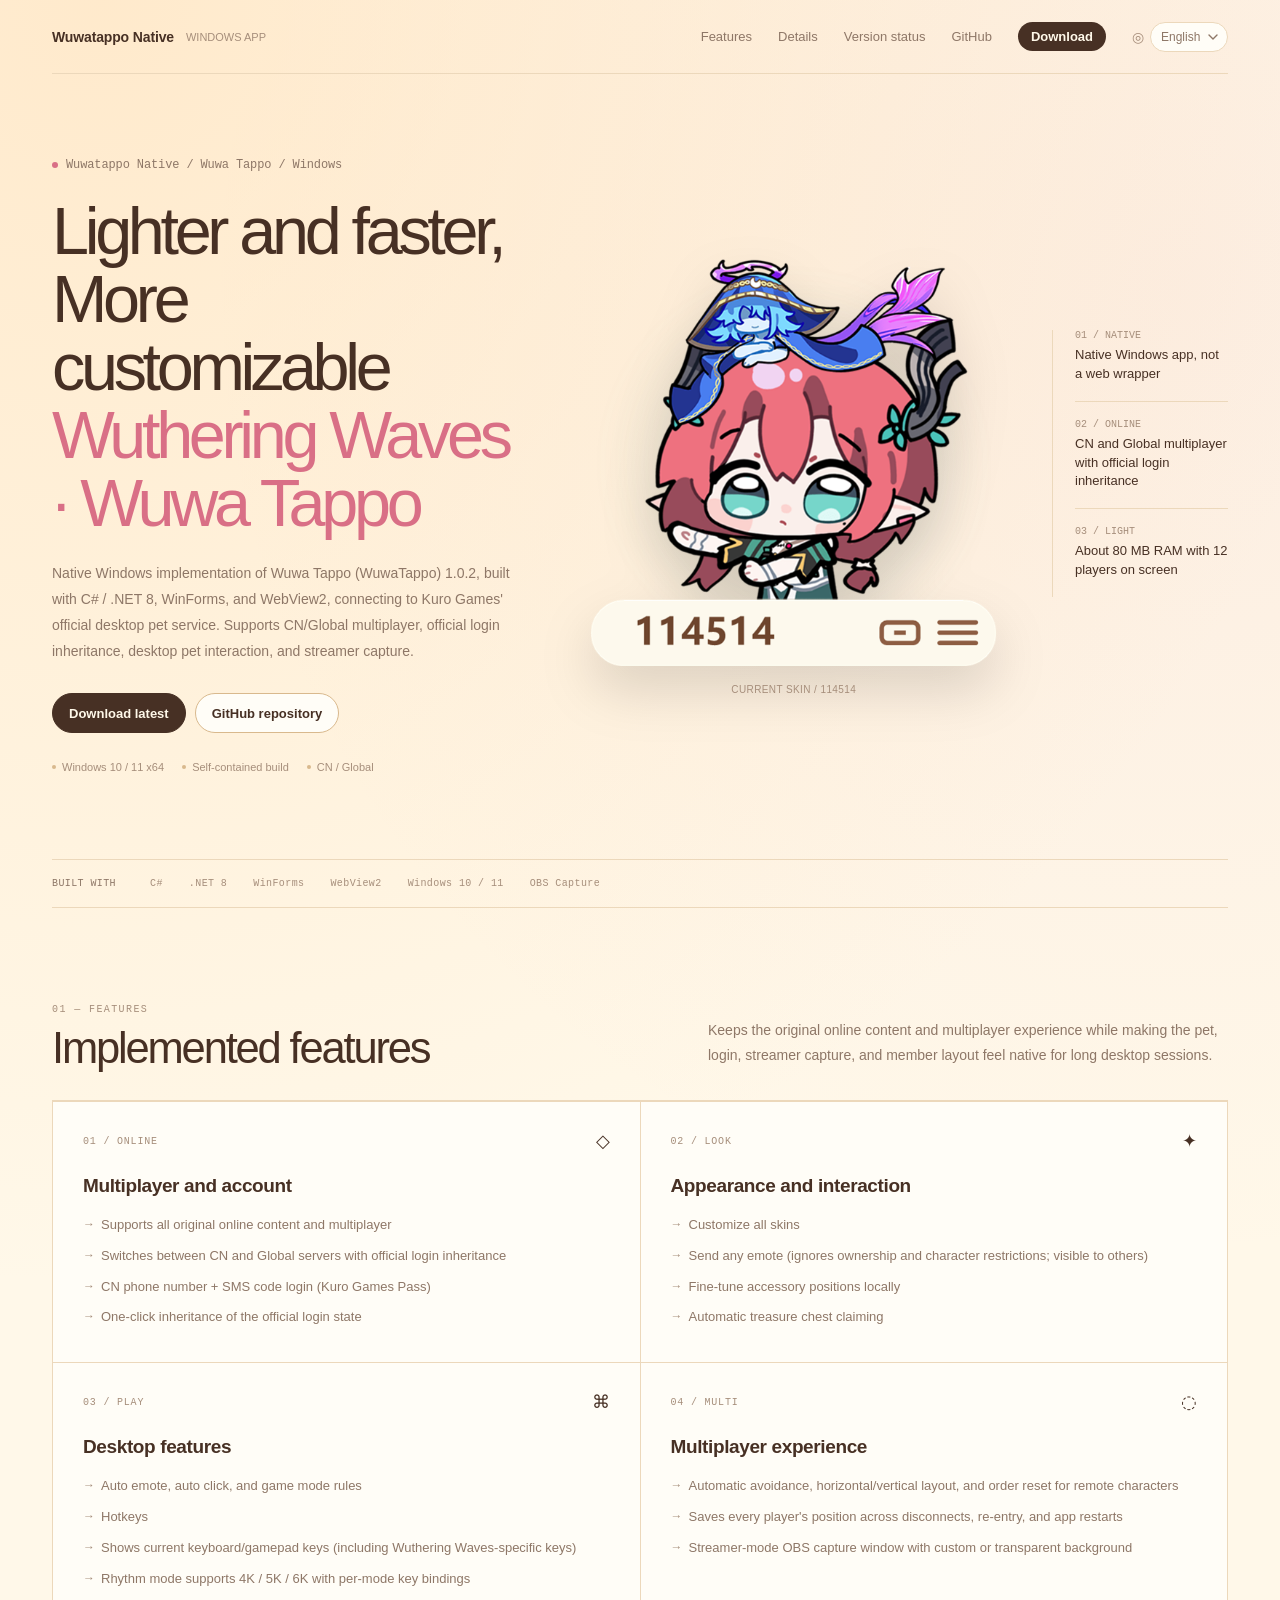
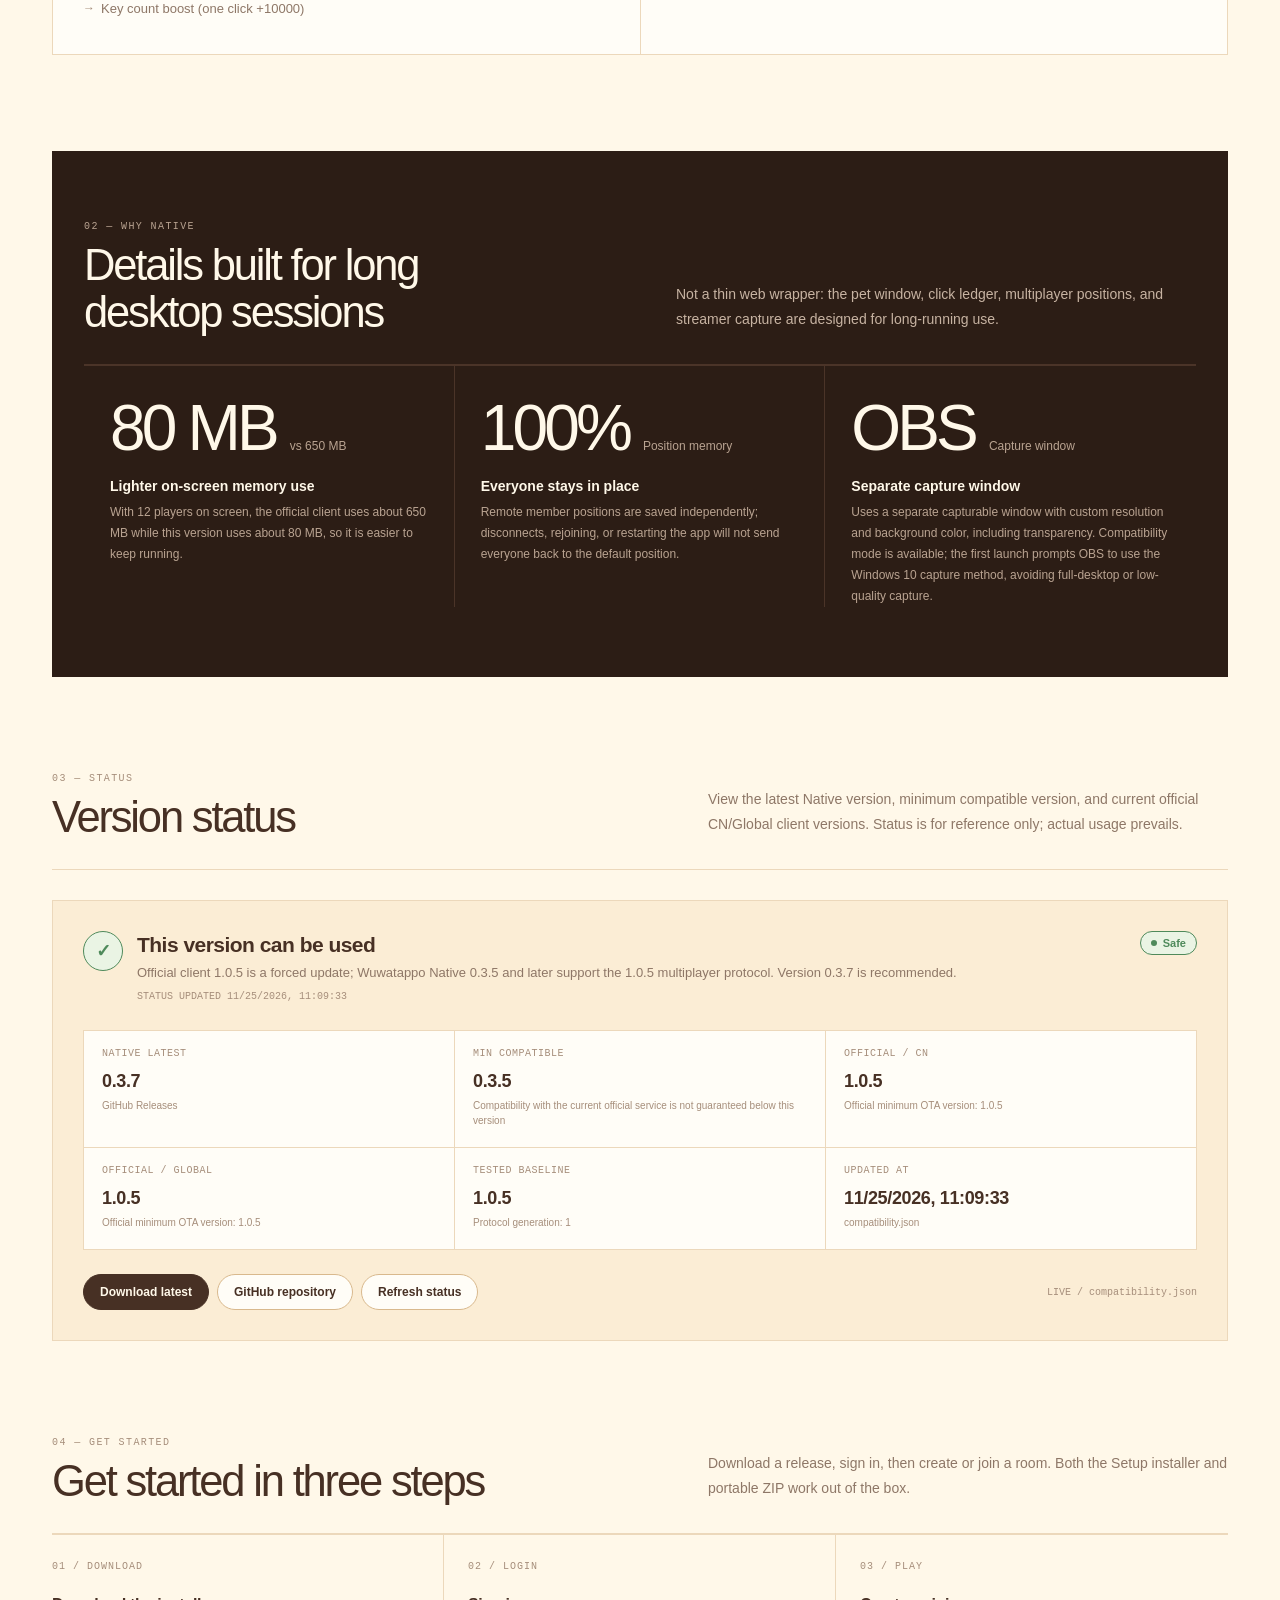
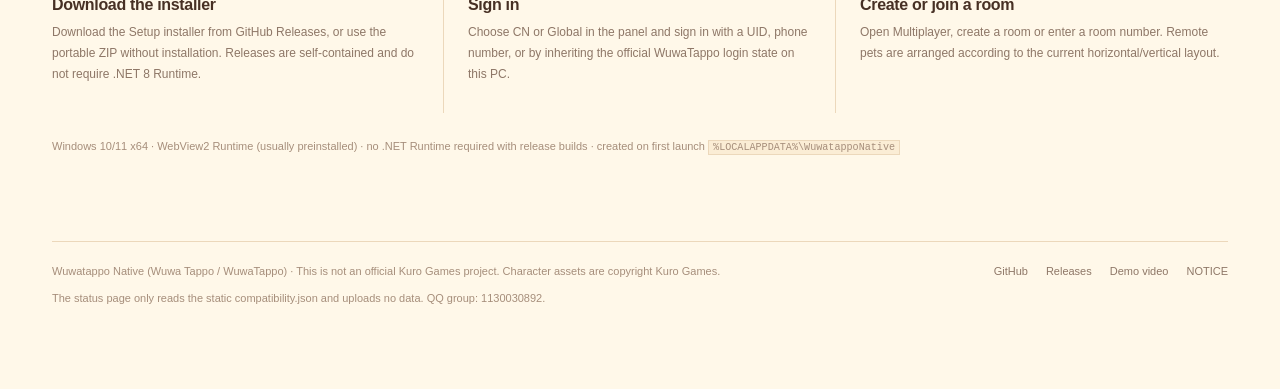
<file: docs/index.html>
<!doctype html>
<html lang="zh-CN">
<head>
  <meta charset="utf-8" />
  <meta name="viewport" content="width=device-width, initial-scale=1" />
  <meta name="description" content="Wuwatappo Native（Wuwa Tappo / WuwaTappo）是 WuwaTappo 的 Windows 原生实现，支持国服/国际服联机、官方登录继承、桌宠互动和 OBS 绿幕采集，提供中文 / English / 日本語 界面。" />
  <meta name="keywords" content="Wuwa Tappo, WuwaTappo, wuwa tappo, wuwatappo, Wuwa Tappo Native, Wuwatappo Native, wuwa tappo 桌宠, 鸣潮桌宠, 鸣潮 Wuwa Tappo, 鸣潮 WuwaTappo, 鸣潮辅助工具, 国际服桌宠, 国服桌宠, 鸣潮联机, Wuthering Waves desktop pet, Wuthering Waves companion, Wuthering Waves multiplayer, 鳴潮 デスクトップペット, 鳴潮 マルチプレイ, OBS 桌面采集, Windows 桌宠" />
  <meta name="application-name" content="Wuwatappo Native (Wuwa Tappo)" />
  <meta name="robots" content="index,follow" />
  <meta property="og:type" content="website" />
  <meta property="og:title" content="Wuwatappo Native (Wuwa Tappo) · Windows 原生桌宠" />
  <meta property="og:description" content="Wuwatappo Native（Wuwa Tappo / WuwaTappo）的 Windows 原生实现，支持国服/国际服联机、官方登录继承、桌宠互动和 OBS 采集。" />
  <meta property="og:site_name" content="Wuwatappo Native (Wuwa Tappo)" />
  <meta property="og:url" content="https://code.danieluu.top/WuwaTappoNative/" />
  <meta property="og:image" content="https://code.danieluu.top/WuwaTappoNative/assets/pet-hero-1.png" />
  <meta property="og:locale" content="zh_CN" />
  <meta property="og:locale:alternate" content="en_US" />
  <meta property="og:locale:alternate" content="ja_JP" />
  <meta name="twitter:card" content="summary_large_image" />
  <link rel="canonical" href="https://code.danieluu.top/WuwaTappoNative/" />
  <link rel="icon" type="image/png" href="assets/pet-hero-1.png" />
  <link rel="alternate" hreflang="zh-CN" href="https://code.danieluu.top/WuwaTappoNative/?lang=zh" />
  <link rel="alternate" hreflang="en" href="https://code.danieluu.top/WuwaTappoNative/?lang=en" />
  <link rel="alternate" hreflang="ja" href="https://code.danieluu.top/WuwaTappoNative/?lang=ja" />
  <link rel="alternate" hreflang="x-default" href="https://code.danieluu.top/WuwaTappoNative/" />
  <meta name="theme-color" content="#fff8e9" />
  <title>Wuwatappo Native (Wuwa Tappo) · Windows 原生桌宠</title>
  <script type="application/ld+json">
    {
      "@context": "https://schema.org",
      "@type": "SoftwareApplication",
      "name": "Wuwatappo Native",
      "alternateName": ["WuwaTappo Native", "Wuwa Tappo", "Wuwa Tappo Native", "WuwaTappo"],
      "applicationCategory": "UtilitiesApplication",
      "operatingSystem": "Windows 10, Windows 11",
      "inLanguage": ["zh-CN", "en", "ja"],
      "keywords": "Wuwa Tappo, WuwaTappo, Wuthering Waves desktop pet, 鸣潮桌宠, 鳴潮 デスクトップペット",
      "description": "Wuwatappo Native（Wuwa Tappo / WuwaTappo）的 Windows 原生实现，支持国服/国际服联机、官方登录继承、桌宠互动和 OBS 采集。",
      "downloadUrl": "https://github.com/DanielToyama/WuwaTappoNative/releases/latest",
      "offers": { "@type": "Offer", "price": "0", "priceCurrency": "CNY" }
    }
  </script>
  <script>
    (() => {
      const key = 'wuwatappo_docs_locale_v1';
      const normalize = value => {
        const v = String(value || '').toLowerCase();
        if (v.startsWith('zh')) return 'zh';
        if (v.startsWith('ja') || v.startsWith('jp')) return 'ja';
        if (v.startsWith('en')) return 'en';
        return '';
      };
      try {
        const params = new URLSearchParams(location.search);
        const candidates = [params.get('lang'), localStorage.getItem(key),
          ...(navigator.languages || [navigator.language || ''])];
        const locale = candidates.map(normalize).find(Boolean) || 'zh';
        window.__docsLocale = locale;
        document.documentElement.lang = locale === 'zh' ? 'zh-CN' : locale;
        document.documentElement.dataset.locale = locale;
      } catch {
        window.__docsLocale = 'zh';
      }
    })();
  </script>
  <style>
    :root {
      --bg: #fff8e9;
      --bg-soft: #fbedd5;
      --panel: #fffdf7;
      --ink: #473024;
      --muted: #8e7767;
      --faint: #a68e7b;
      --line: #ecd8bb;
      --line-strong: #d9b98d;
      --accent: #d96f86;
      --teal: #4c978d;
      --gold: #c9923f;
      --gold-soft: #fff0cf;
      --dark: #2c1d15;
      --safe: #4f8a5b;
      --safe-bg: #eaf4e4;
      --warn: #b7792f;
      --warn-bg: #fff1d6;
      --danger: #b34a3f;
      --danger-bg: #ffe8e2;
      --maint: #5d7f9c;
      --maint-bg: #e8f1f7;
      --mono: "SFMono-Regular", Consolas, "Liberation Mono", Menlo, monospace;
    }
    * { box-sizing: border-box; }
    html { scroll-behavior: smooth; }
    body {
      margin: 0; min-height: 100vh;
      background:
        radial-gradient(circle at 8% 0%, rgba(255, 222, 180, .55), transparent 34%),
        radial-gradient(circle at 92% 8%, rgba(217, 111, 134, .08), transparent 28%),
        var(--bg);
      color: var(--ink);
      font-family: "Segoe UI", "PingFang SC", "Microsoft YaHei", "Helvetica Neue", Arial, sans-serif;
      -webkit-font-smoothing: antialiased;
    }
    a { color: inherit; }
    .site { width: min(1240px, 100%); margin: 0 auto; padding: 0 32px 80px; }

    /* ---------- header ---------- */
    .topbar {
      height: 74px; display: flex; align-items: center; gap: 26px;
      border-bottom: 1px solid var(--line);
    }
    .brand { display: flex; align-items: center; gap: 10px; text-decoration: none; }
    .brand-name { font-size: 14px; font-weight: 650; letter-spacing: -.01em; }
    .brand-sub { font-size: 11px; color: var(--faint); margin-left: 2px; }
    .nav { display: flex; align-items: center; gap: 26px; margin-left: auto; font-size: 13px; color: var(--muted); }
    .nav a { text-decoration: none; transition: color .15s; }
    .nav a:hover { color: var(--ink); }
    .nav .nav-download {
      padding: 7px 13px; border-radius: 999px;
      color: var(--bg); background: var(--ink); font-weight: 600;
    }
    .nav .nav-download:hover { background: #5f4231; color: var(--bg); }
    .lang-switch {
      display: flex; align-items: center; gap: 6px; flex: none;
      color: var(--faint); font-size: 12px;
    }
    .lang-switch .lang-icon { font-size: 14px; line-height: 1; }
    .lang-switch select {
      appearance: none; -webkit-appearance: none;
      border: 1px solid var(--line); border-radius: 999px;
      background: var(--panel); color: var(--muted);
      font: inherit; font-size: 12px; padding: 7px 26px 7px 10px;
      cursor: pointer; outline: none;
      background-image: url("data:image/svg+xml,%3Csvg xmlns='http://www.w3.org/2000/svg' width='10' height='6' viewBox='0 0 10 6'%3E%3Cpath d='M1 1l4 4 4-4' fill='none' stroke='%238e7767' stroke-width='1.4' stroke-linecap='round' stroke-linejoin='round'/%3E%3C/svg%3E");
      background-repeat: no-repeat; background-position: right 9px center;
      transition: border-color .15s, background-color .15s;
    }
    .lang-switch select:hover { border-color: var(--line-strong); background-color: var(--gold-soft); }
    .lang-switch select:focus-visible { border-color: var(--accent); box-shadow: 0 0 0 3px rgba(217, 111, 134, .14); }

    /* ---------- hero ---------- */
    .hero {
      display: grid;
      grid-template-columns: minmax(0, 1.02fr) minmax(360px, .98fr) 176px;
      gap: 26px; align-items: center;
      min-height: 650px; padding: 72px 0 78px;
      border-bottom: 1px solid var(--line);
    }
    .hero-copy { padding: 8px 0; }
    .hero-kicker {
      display: inline-flex; align-items: center; gap: 8px;
      color: var(--muted); font-size: 12px; margin-bottom: 26px;
      font-family: var(--mono); letter-spacing: -.01em;
    }
    .hero-kicker .dot { width: 6px; height: 6px; border-radius: 50%; background: var(--accent); }
    .hero h1 {
      margin: 0; color: var(--ink);
      font-size: clamp(42px, 5.2vw, 72px);
      font-weight: 500; line-height: 1.02; letter-spacing: -.065em;
    }
    .hero h1 .line { display: block; }
    .hero h1 .accent { color: var(--accent); }
    .hero-lead {
      max-width: 540px; margin: 24px 0 0;
      color: var(--muted); font-size: 14px; line-height: 1.85;
    }
    .hero-actions { display: flex; flex-wrap: wrap; gap: 9px; margin-top: 28px; }
    .btn {
      display: inline-flex; align-items: center; justify-content: center; gap: 6px;
      min-height: 40px; padding: 0 16px; border-radius: 999px;
      border: 1px solid var(--line-strong); background: var(--panel);
      color: var(--ink); text-decoration: none; font-size: 13px; font-weight: 600;
      cursor: pointer; transition: background .15s, border-color .15s, transform .15s;
    }
    .btn:hover { border-color: #c9a271; background: var(--gold-soft, #fff0cf); transform: translateY(-1px); }
    .btn.primary { background: var(--ink); border-color: var(--ink); color: var(--bg); }
    .btn.primary:hover { background: #5f4231; border-color: #5f4231; }
    .hero-meta {
      display: flex; flex-wrap: wrap; gap: 8px 18px;
      margin-top: 28px; color: var(--faint); font-size: 11px;
    }
    .hero-meta span { display: inline-flex; align-items: center; gap: 6px; }
    .hero-meta span::before { content: ""; width: 4px; height: 4px; border-radius: 50%; background: var(--line-strong); }

    .hero-art { position: relative; display: flex; align-items: center; justify-content: center; min-height: 470px; }
    .hero-art::before {
      content: ""; position: absolute; width: 84%; aspect-ratio: 1; border-radius: 50%;
      background: radial-gradient(circle, rgba(217, 111, 134, .10), rgba(76, 151, 141, .06) 48%, transparent 70%);
      filter: blur(10px);
    }
    .hero-art .pet-frame {
      position: relative; z-index: 1; width: min(100%, 512px);
      filter: drop-shadow(0 24px 26px rgba(0, 0, 0, .13));
      animation: pet-float 5.2s ease-in-out infinite;
    }
    .hero-art .pet-frame img { display: block; width: 100%; height: auto; }
    .hero-art .pet-pat { position: absolute; inset: 0; opacity: 0; }
    .hero-art .pat-a { animation: pet-pat-a .62s steps(1, end) infinite; }
    .hero-art .pat-b { animation: pet-pat-b .62s steps(1, end) infinite; }
    @keyframes pet-pat-a { 0%, 49.9% { opacity: 1; } 50%, 100% { opacity: 0; } }
    @keyframes pet-pat-b { 0%, 49.9% { opacity: 0; } 50%, 100% { opacity: 1; } }
    @keyframes pet-float { 0%, 100% { transform: translateY(0); } 50% { transform: translateY(-7px); } }
    .art-caption {
      position: absolute; z-index: 2; bottom: 4px;
      color: var(--faint); font-size: 10px; letter-spacing: .04em;
    }

    .hero-side { border-left: 1px solid var(--line); padding-left: 22px; display: grid; gap: 0; }
    .side-item { padding: 17px 0; border-bottom: 1px solid var(--line); }
    .side-item:first-child { padding-top: 0; }
    .side-item:last-child { border-bottom: 0; }
    .side-label { display: block; color: var(--faint); font-family: var(--mono); font-size: 10px; margin-bottom: 5px; }
    .side-value { display: block; color: var(--ink); font-size: 13px; line-height: 1.45; }

    .tech-strip {
      display: flex; align-items: center; flex-wrap: wrap; gap: 12px 26px;
      padding: 18px 0; border-bottom: 1px solid var(--line);
      color: var(--faint); font-family: var(--mono); font-size: 10px; letter-spacing: .04em;
    }
    .tech-strip .tech-label { color: var(--muted); margin-right: 8px; }
    .tech-strip span:not(.tech-label) { white-space: nowrap; }

    /* ---------- sections ---------- */
    .section { padding-top: 96px; }
    .section-head {
      display: grid; grid-template-columns: minmax(0, .8fr) minmax(0, 1.2fr);
      gap: 40px; align-items: end;
      padding-bottom: 28px; border-bottom: 1px solid var(--line);
    }
    .section-kicker { color: var(--faint); font-family: var(--mono); font-size: 10px; letter-spacing: .14em; text-transform: uppercase; }
    .section-head h2 {
      margin: 10px 0 0; color: var(--ink);
      font-size: clamp(30px, 3.4vw, 45px); font-weight: 500; letter-spacing: -.05em; line-height: 1.08;
    }
    .section-head p { margin: 0 0 4px; color: var(--muted); font-size: 14px; line-height: 1.8; justify-self: end; max-width: 520px; }

    .feature-grid { display: grid; grid-template-columns: repeat(2, minmax(0, 1fr)); border-left: 1px solid var(--line); border-top: 1px solid var(--line); }
    .feature-card { padding: 30px 30px 34px; border-right: 1px solid var(--line); border-bottom: 1px solid var(--line); background: var(--panel); }
    .feature-top { display: flex; align-items: center; justify-content: space-between; margin-bottom: 25px; }
    .feature-no { color: var(--faint); font-family: var(--mono); font-size: 10px; letter-spacing: .08em; }
    .feature-glyph { color: var(--ink); font-size: 18px; line-height: 1; }
    .feature-card h3 { margin: 0 0 18px; color: var(--ink); font-size: 19px; font-weight: 600; letter-spacing: -.02em; }
    .check-list { margin: 0; padding: 0; list-style: none; display: grid; gap: 10px; }
    .check-list li { position: relative; padding-left: 18px; color: var(--muted); font-size: 13px; line-height: 1.6; }
    .check-list li::before { content: "→"; position: absolute; left: 0; top: 0; color: var(--faint); font-size: 12px; }

    .dark-band { margin-top: 96px; background: var(--dark); color: var(--bg); }
    .dark-band .site-inner { padding-top: 70px; padding-bottom: 70px; }
    .dark-band .section-head { border-color: #4b3428; }
    .dark-band .section-kicker { color: #b9a391; }
    .dark-band h2 { color: var(--bg); }
    .dark-band .section-head p { color: #c7b3a2; }
    .detail-grid { display: grid; grid-template-columns: repeat(3, minmax(0, 1fr)); border-top: 1px solid #4b3428; }
    .detail-card { padding: 30px 26px 0; border-right: 1px solid #4b3428; }
    .detail-card:last-child { border-right: 0; }
    .detail-number { color: var(--bg); font-size: clamp(42px, 5vw, 70px); font-weight: 500; letter-spacing: -.06em; line-height: 1; }
    .detail-number small { color: #b9a391; font-size: 12px; font-weight: 500; letter-spacing: 0; }
    .detail-card h3 { margin: 18px 0 8px; color: var(--bg); font-size: 14px; font-weight: 600; }
    .detail-card p { margin: 0; color: #b9a391; font-size: 12px; line-height: 1.75; }

    /* ---------- status ---------- */
    .status-panel { margin-top: 30px; padding: 30px; border: 1px solid var(--line); background: var(--bg-soft); }
    .status-head { display: flex; align-items: flex-start; gap: 14px; }
    .status-icon {
      width: 40px; height: 40px; flex: 0 0 40px; border-radius: 50%;
      display: grid; place-items: center; font-size: 18px; font-weight: 700;
      border: 1px solid currentColor;
    }
    .status-head.safe .status-icon { color: var(--safe); background: var(--safe-bg); }
    .status-head.warning .status-icon, .status-head.unknown .status-icon { color: var(--warn); background: var(--warn-bg); }
    .status-head.unsafe .status-icon { color: var(--danger); background: var(--danger-bg); }
    .status-head.maintenance .status-icon { color: var(--maint); background: var(--maint-bg); }
    .status-head h3 { margin: 2px 0 5px; font-size: 21px; font-weight: 550; letter-spacing: -.025em; color: var(--ink); }
    .status-message { margin: 0; color: var(--muted); font-size: 13px; line-height: 1.65; }
    .updated { margin-top: 7px; color: var(--faint); font-family: var(--mono); font-size: 10px; }
    .badge {
      margin-left: auto; display: inline-flex; align-items: center; gap: 6px;
      padding: 5px 10px; border-radius: 999px; font-size: 11px; font-weight: 600;
      white-space: nowrap; border: 1px solid currentColor;
    }
    .badge .dot { width: 6px; height: 6px; border-radius: 50%; background: currentColor; }
    .badge.safe { color: var(--safe); background: var(--safe-bg); }
    .badge.warning, .badge.unknown { color: var(--warn); background: var(--warn-bg); }
    .badge.unsafe { color: var(--danger); background: var(--danger-bg); }
    .badge.maintenance { color: var(--maint); background: var(--maint-bg); }
    .force { display: none; margin: 22px 0 0; padding: 10px 12px; border: 1px solid rgba(180,35,24,.35); background: var(--danger-bg); color: var(--danger); font-size: 12px; line-height: 1.6; }
    .force.show { display: block; }
    .status-grid { display: grid; grid-template-columns: repeat(3, minmax(0, 1fr)); margin-top: 28px; border-left: 1px solid var(--line); border-top: 1px solid var(--line); background: var(--panel); }
    .card { padding: 17px 18px 19px; border-right: 1px solid var(--line); border-bottom: 1px solid var(--line); }
    .card-label { color: var(--faint); font-family: var(--mono); font-size: 10px; letter-spacing: .05em; margin-bottom: 10px; }
    .card-value { color: var(--ink); font-size: 18px; font-weight: 550; letter-spacing: -.02em; line-height: 1.35; overflow-wrap: anywhere; }
    .card-note { margin-top: 5px; color: var(--faint); font-size: 10px; line-height: 1.5; }
    .status-actions { display: flex; flex-wrap: wrap; align-items: center; gap: 8px; margin-top: 24px; }
    .status-actions .btn { min-height: 36px; font-size: 12px; }
    .status-actions .muted { margin-left: auto; color: var(--faint); font-family: var(--mono); font-size: 10px; }

    /* ---------- steps / footer ---------- */
    .steps { display: grid; grid-template-columns: repeat(3, minmax(0, 1fr)); border-top: 1px solid var(--line); }
    .step { padding: 26px 24px 28px 0; border-right: 1px solid var(--line); }
    .step:last-child { border-right: 0; padding-right: 0; }
    .step:not(:first-child) { padding-left: 24px; }
    .step-no { color: var(--faint); font-family: var(--mono); font-size: 10px; letter-spacing: .1em; }
    .step h3 { margin: 24px 0 8px; font-size: 16px; font-weight: 600; letter-spacing: -.02em; }
    .step p { margin: 0; color: var(--muted); font-size: 12px; line-height: 1.75; }
    .requirements { margin: 24px 0 0; color: var(--faint); font-size: 11px; line-height: 1.8; }
    code { font-family: var(--mono); font-size: .92em; background: var(--bg-soft); border: 1px solid var(--line); padding: 1px 4px; }

    footer { margin-top: 84px; padding-top: 20px; border-top: 1px solid var(--line); color: var(--faint); font-size: 11px; line-height: 1.8; }
    footer .footer-row { display: flex; flex-wrap: wrap; gap: 8px 18px; align-items: center; }
    footer a { color: var(--muted); text-decoration: none; }
    footer a:hover { color: var(--ink); text-decoration: underline; }
    footer .footer-spacer { flex: 1; }

    @media (max-width: 1100px) {
      .hero { grid-template-columns: minmax(0, 1fr) minmax(320px, .92fr); min-height: 580px; }
      .hero-side { display: none; }
    }
    @media (max-width: 760px) {
      .site { padding: 0 20px 56px; }
      .topbar { height: 64px; }
      .brand-sub { display: none; }
      .nav { display: none; }
      .lang-switch { margin-left: auto; }
      .hero { grid-template-columns: 1fr; gap: 12px; min-height: auto; padding: 48px 0 48px; }
      .hero-copy { padding: 0; }
      .hero h1 { font-size: clamp(38px, 10vw, 54px); }
      .hero-lead { font-size: 13px; }
      .hero-art { min-height: 340px; margin-top: 10px; }
      .hero-art .pet-frame { width: min(100%, 360px); }
      .hero-art::before { width: 92%; }
      .tech-strip { gap: 9px 18px; padding: 15px 0; }
      .section { padding-top: 68px; }
      .section-head { grid-template-columns: 1fr; gap: 14px; }
      .section-head p { justify-self: start; }
      .feature-grid { grid-template-columns: 1fr; }
      .feature-card { padding: 24px 20px 27px; }
      .dark-band { margin-top: 68px; }
      .dark-band .site-inner { padding-top: 48px; padding-bottom: 48px; }
      .detail-grid { grid-template-columns: 1fr; }
      .detail-card { padding: 26px 0 0; border-right: 0; border-bottom: 1px solid #4b3428; }
      .detail-card:last-child { border-bottom: 0; padding-bottom: 0; }
      .status-panel { padding: 20px; }
      .status-head { flex-wrap: wrap; }
      .badge { margin-left: 0; }
      .status-grid { grid-template-columns: 1fr 1fr; }
      .status-actions .muted { width: 100%; margin-left: 0; }
      .steps { grid-template-columns: 1fr; }
      .step, .step:not(:first-child) { padding: 22px 0; border-right: 0; border-bottom: 1px solid var(--line); }
      .step:last-child { border-bottom: 0; padding-bottom: 0; }
      .step h3 { margin-top: 16px; }
    }
    @media (prefers-reduced-motion: reduce) {
      .hero-art .pet-frame { animation: none; }
      .hero-art .pat-a, .hero-art .pat-b { animation: none; }
    }
  </style>
</head>
<body>
  <div class="site">
    <header class="topbar">
      <a class="brand" href="#top" aria-label="Wuwatappo Native 首页" data-i18n-aria="nav.home">
        <span class="brand-name">Wuwatappo Native</span>
        <span class="brand-sub">WINDOWS APP</span>
      </a>
      <nav class="nav" aria-label="页面导航" data-i18n-aria="nav.label">
        <a href="#features" data-i18n="nav.features">功能</a>
        <a href="#details" data-i18n="nav.details">细节</a>
        <a href="#status" data-i18n="nav.status">版本状态</a>
        <a href="https://github.com/DanielToyama/WuwaTappoNative" target="_blank" rel="noreferrer">GitHub</a>
        <a class="nav-download" href="https://github.com/DanielToyama/WuwaTappoNative/releases/latest" target="_blank" rel="noreferrer" data-i18n="nav.download">下载</a>
      </nav>
      <label class="lang-switch">
        <span class="lang-icon" aria-hidden="true">◎</span>
        <select id="langSelect" aria-label="界面语言" data-i18n-aria="lang.label">
          <option value="zh">中文</option>
          <option value="en">English</option>
          <option value="ja">日本語</option>
        </select>
      </label>
    </header>

    <main id="top">
      <section class="hero">
        <div class="hero-copy">
          <div class="hero-kicker"><span class="dot"></span> Wuwatappo Native / Wuwa Tappo / Windows</div>
          <h1>
            <span class="line" data-i18n="hero.title1">更轻更快，</span>
            <span class="line" data-i18n="hero.title2">更多自定义的</span>
            <span class="line accent" data-i18n="hero.title3">鸣潮 Wuwa Tappo</span>
          </h1>
          <p class="hero-lead" data-i18n="hero.lead">
            Wuwa Tappo（WuwaTappo）1.0.2 的 Windows 原生实现。使用 C# / .NET 8、WinForms 和 WebView2 编写，连接库洛官方桌宠服务。
            支持国服与国际服联机、官方登录继承、桌宠互动和主播采集。
          </p>
          <div class="hero-actions">
            <a class="btn primary" href="https://github.com/DanielToyama/WuwaTappoNative/releases/latest" target="_blank" rel="noreferrer" data-i18n="hero.download">下载最新版</a>
            <a class="btn" href="https://github.com/DanielToyama/WuwaTappoNative" target="_blank" rel="noreferrer" data-i18n="hero.repo">GitHub 仓库</a>
          </div>
          <div class="hero-meta">
            <span data-i18n="hero.meta.os">Windows 10 / 11 x64</span>
            <span data-i18n="hero.meta.self">自包含发布</span>
            <span data-i18n="hero.meta.regions">国服 / 国际服</span>
          </div>
        </div>

        <div class="hero-art">
          <div class="pet-frame" role="img" aria-label="Wuwatappo Native 桌宠预览：粉色头发角色与奶油色底栏，计数为 114514" data-i18n-aria="hero.artAria">
            <img src="assets/pet-hero-1.png" alt="" />
            <img class="pet-pat pat-a" src="assets/pet-hero-2.png" alt="" aria-hidden="true" />
            <img class="pet-pat pat-b" src="assets/pet-hero-3.png" alt="" aria-hidden="true" />
          </div>
          <span class="art-caption">CURRENT SKIN / 114514</span>
        </div>

        <aside class="hero-side" aria-label="项目要点" data-i18n-aria="hero.sideAria">
          <div class="side-item">
            <span class="side-label">01 / NATIVE</span>
            <span class="side-value" data-i18n="hero.side1">原生 Windows 程序，不是网页套壳</span>
          </div>
          <div class="side-item">
            <span class="side-label">02 / ONLINE</span>
            <span class="side-value" data-i18n="hero.side2">国服与国际服联机，官方登录继承</span>
          </div>
          <div class="side-item">
            <span class="side-label">03 / LIGHT</span>
            <span class="side-value" data-i18n="hero.side3">12 人同屏约 80 MB 内存占用</span>
          </div>
        </aside>
      </section>

      <div class="tech-strip" aria-label="技术栈" data-i18n-aria="tech.aria">
        <span class="tech-label">BUILT WITH</span>
        <span>C#</span>
        <span>.NET 8</span>
        <span>WinForms</span>
        <span>WebView2</span>
        <span>Windows 10 / 11</span>
        <span>OBS Capture</span>
      </div>

      <section class="section" id="features">
        <div class="section-head">
          <div>
            <div class="section-kicker">01 — FEATURES</div>
            <h2 data-i18n="features.title">已经实现的功能</h2>
          </div>
          <p data-i18n="features.lead">保留原版在线内容和联机体验，同时把桌宠、登录、直播采集和多人排列做成了更适合桌面长期使用的原生版本。</p>
        </div>
        <div class="feature-grid">
          <article class="feature-card">
            <div class="feature-top"><span class="feature-no">01 / ONLINE</span><span class="feature-glyph">◇</span></div>
            <h3 data-i18n="features.c1.title">联机与账号</h3>
            <ul class="check-list">
              <li data-i18n="features.c1.i1">支持原版全部在线内容与联机</li>
              <li data-i18n="features.c1.i2">支持国服与国际服（Global）切换与官方登录继承</li>
              <li data-i18n="features.c1.i3">支持国服手机号 + 短信验证码登录（库洛通行证）</li>
              <li data-i18n="features.c1.i4">支持一键继承官方登录状态</li>
            </ul>
          </article>
          <article class="feature-card">
            <div class="feature-top"><span class="feature-no">02 / LOOK</span><span class="feature-glyph">✦</span></div>
            <h3 data-i18n="features.c2.title">外观与互动</h3>
            <ul class="check-list">
              <li data-i18n="features.c2.i1">支持自定义所有皮肤</li>
              <li data-i18n="features.c2.i2">支持发送任意表情（无视拥有状态、无视角色限制，他人可见）</li>
              <li data-i18n="features.c2.i3">支持本地微调头饰位置</li>
              <li data-i18n="features.c2.i4">支持自动领取宝箱</li>
            </ul>
          </article>
          <article class="feature-card">
            <div class="feature-top"><span class="feature-no">03 / PLAY</span><span class="feature-glyph">⌘</span></div>
            <h3 data-i18n="features.c3.title">桌面玩法</h3>
            <ul class="check-list">
              <li data-i18n="features.c3.i1">支持自动表情、自动敲击和游戏模式规则</li>
              <li data-i18n="features.c3.i2">支持快捷键</li>
              <li data-i18n="features.c3.i3">支持显示当前键盘/手柄键位（含鸣潮专属键位）</li>
              <li data-i18n="features.c3.i4">音游模式支持 4K / 5K / 6K，每个模式分别保存键位</li>
              <li data-i18n="features.c3.i5">支持刷 Key 数量（一键 +10000）</li>
            </ul>
          </article>
          <article class="feature-card">
            <div class="feature-top"><span class="feature-no">04 / MULTI</span><span class="feature-glyph">◌</span></div>
            <h3 data-i18n="features.c4.title">多人体验</h3>
            <ul class="check-list">
              <li data-i18n="features.c4.i1">支持联机角色自动避让、横向/纵向排列与重置排序</li>
              <li data-i18n="features.c4.i2">多人联机保存每一个人的位置，掉线、重进、重启软件都保持原位</li>
              <li data-i18n="features.c4.i3">支持主播模式 OBS 采集窗口，自定义背景色或透明背景</li>
            </ul>
          </article>
        </div>
      </section>

      <section class="dark-band" id="details">
        <div class="site-inner" style="width:min(1240px,100%);margin:0 auto;padding-left:32px;padding-right:32px">
          <div class="section-head">
            <div>
              <div class="section-kicker">02 — WHY NATIVE</div>
              <h2 data-i18n="details.title">为长时间挂桌面而做的细节</h2>
            </div>
            <p data-i18n="details.lead">不是简单套一层网页壳：桌宠窗口、点击账本、多人位置和直播采集都按长时间运行场景处理。</p>
          </div>
          <div class="detail-grid">
            <article class="detail-card">
              <div class="detail-number">80 MB <small data-i18n="details.d1.small">vs 650 MB</small></div>
              <h3 data-i18n="details.d1.title">更轻的同屏占用</h3>
              <p data-i18n="details.d1.body">12 人同屏场景下，官方版本约 650 MB，本版本约 80 MB，长时间挂着更安心。</p>
            </article>
            <article class="detail-card">
              <div class="detail-number">100% <small data-i18n="details.d2.small">位置记忆</small></div>
              <h3 data-i18n="details.d2.title">每个人都在原位</h3>
              <p data-i18n="details.d2.body">联机成员的位置独立保存；对方掉线、重新进房，或你重启软件，都不会把所有人打回默认位置。</p>
            </article>
            <article class="detail-card">
              <div class="detail-number">OBS <small data-i18n="details.d3.small">采集窗口</small></div>
              <h3 data-i18n="details.d3.title">独立采集窗口</h3>
              <p data-i18n="details.d3.body">使用独立可采集窗口，自定义采集分辨率和背景色，也可以使用透明背景；支持兼容模式回退，首次开启会提示 OBS 选择 Windows 10 采集方式，避免把整个桌面或低画质画面推给直播软件。</p>
            </article>
          </div>
        </div>
      </section>

      <section class="section" id="status">
        <div class="section-head">
          <div>
            <div class="section-kicker">03 — STATUS</div>
            <h2 data-i18n="status.title">版本状态</h2>
          </div>
          <p data-i18n="status.lead">查看 Native 最新版本、最低兼容版本，以及当前官方国服/国际服客户端版本。状态仅供参考，最终以实际使用情况为准。</p>
        </div>
        <div class="status-panel">
          <div class="status-head unknown" id="statusHead">
            <div class="status-icon" id="statusIcon">…</div>
            <div>
              <h3 id="statusTitle" data-i18n="status.loadingTitle">正在读取版本状态…</h3>
              <p class="status-message" id="statusMessage" data-i18n="status.loadingMessage">页面会请求 compatibility.json 获取最新状态。</p>
              <div class="updated" id="updatedAt">—</div>
            </div>
            <span class="badge unknown" id="statusBadge"><span class="dot"></span><span id="statusBadgeText" data-i18n="status.loadingBadge">读取中</span></span>
          </div>
          <div class="force" id="forceBox"></div>
          <div class="status-grid">
            <div class="card">
              <div class="card-label">NATIVE LATEST</div>
              <div class="card-value" id="nativeLatest">—</div>
              <div class="card-note" id="nativeLatestNote">GitHub Releases</div>
            </div>
            <div class="card">
              <div class="card-label">MIN COMPATIBLE</div>
              <div class="card-value" id="nativeMinSafe">—</div>
              <div class="card-note" data-i18n="status.nativeMinNote">低于此版本不保证兼容当前官方服务</div>
            </div>
            <div class="card">
              <div class="card-label">OFFICIAL / CN</div>
              <div class="card-value" id="officialCn">—</div>
              <div class="card-note" id="officialCnNote">—</div>
            </div>
            <div class="card">
              <div class="card-label">OFFICIAL / GLOBAL</div>
              <div class="card-value" id="officialGlobal">—</div>
              <div class="card-note" id="officialGlobalNote">—</div>
            </div>
            <div class="card">
              <div class="card-label">TESTED BASELINE</div>
              <div class="card-value" id="testedOfficial">—</div>
              <div class="card-note" id="protocolNote">—</div>
            </div>
            <div class="card">
              <div class="card-label">UPDATED AT</div>
              <div class="card-value" id="updatedShort">—</div>
              <div class="card-note" id="sourceNote">compatibility.json</div>
            </div>
          </div>
          <div class="status-actions">
            <a class="btn primary" href="https://github.com/DanielToyama/WuwaTappoNative/releases/latest" target="_blank" rel="noreferrer" data-i18n="status.download">下载最新版</a>
            <a class="btn" href="https://github.com/DanielToyama/WuwaTappoNative" target="_blank" rel="noreferrer" data-i18n="status.repo">GitHub 仓库</a>
            <button class="btn" id="refreshBtn" type="button" data-i18n="status.refresh">刷新状态</button>
            <span class="muted" id="fetchHint"></span>
          </div>
        </div>
      </section>

      <section class="section" id="start">
        <div class="section-head">
          <div>
            <div class="section-kicker">04 — GET STARTED</div>
            <h2 data-i18n="start.title">三步开始使用</h2>
          </div>
          <p data-i18n="start.lead">下载发布包，登录账号，然后创建或加入房间。Setup 安装版和 portable 绿色版都可以直接使用。</p>
        </div>
        <div class="steps">
          <article class="step">
            <div class="step-no">01 / DOWNLOAD</div>
            <h3 data-i18n="start.s1.title">下载安装包</h3>
            <p data-i18n="start.s1.body">从 GitHub Releases 下载 Setup 安装包；也可以使用 portable ZIP 解压即用。发布包自包含，不需要安装 .NET 8 Runtime。</p>
          </article>
          <article class="step">
            <div class="step-no">02 / LOGIN</div>
            <h3 data-i18n="start.s2.title">登录账号</h3>
            <p data-i18n="start.s2.body">在面板选择国服或国际服，使用 UID、手机号，或直接继承本机官方 WuwaTappo 的登录状态。</p>
          </article>
          <article class="step">
            <div class="step-no">03 / PLAY</div>
            <h3 data-i18n="start.s3.title">创建或加入房间</h3>
            <p data-i18n="start.s3.body">打开「联机」创建房间或输入房间号。联机桌宠会按当前横向/纵向排列方案自动就位。</p>
          </article>
        </div>
        <p class="requirements"><span data-i18n="start.requirements">Windows 10/11 x64 · WebView2 Runtime（通常已内置）· 发布包无需安装 .NET Runtime · 首次启动创建</span> <code>%LOCALAPPDATA%\WuwatappoNative</code></p>
      </section>
    </main>

    <footer>
      <div class="footer-row">
        <span data-i18n="footer.disclaimer">Wuwatappo Native（Wuwa Tappo / WuwaTappo） · 本项目不是库洛官方项目，角色素材版权归库洛游戏所有。</span>
        <span class="footer-spacer"></span>
        <a href="https://github.com/DanielToyama/WuwaTappoNative" target="_blank" rel="noreferrer">GitHub</a>
        <a href="https://github.com/DanielToyama/WuwaTappoNative/releases" target="_blank" rel="noreferrer">Releases</a>
        <a href="https://www.bilibili.com/video/BV1nRxk6dERS/" target="_blank" rel="noreferrer" data-i18n="footer.demo">演示视频</a>
        <a href="https://github.com/DanielToyama/WuwaTappoNative/blob/main/NOTICE.md" target="_blank" rel="noreferrer">NOTICE</a>
      </div>
      <div class="footer-row" style="margin-top:7px">
        <span data-i18n="footer.note">状态页只读取静态 compatibility.json，不会上传任何数据。交流 QQ 群：1130030892。</span>
      </div>
    </footer>
  </div>

  <script src="i18n.js"></script>
  <script>
    (() => {
      const JSON_URL = './compatibility.json';
      const CACHE_KEY = 'wuwatappo_compat_cache_v1';
      const LOCALE_KEY = 'wuwatappo_docs_locale_v1';
      const messages = window.DOCS_I18N || {};
      const statusMap = {
        safe: { labelKey: 'status.safe.label', icon: '✓', titleKey: 'status.safe.title' },
        warning: { labelKey: 'status.warning.label', icon: '!', titleKey: 'status.warning.title' },
        unsafe: { labelKey: 'status.unsafe.label', icon: '×', titleKey: 'status.unsafe.title' },
        maintenance: { labelKey: 'status.maintenance.label', icon: '…', titleKey: 'status.maintenance.title' },
        unknown: { labelKey: 'status.unknown.label', icon: '?', titleKey: 'status.unknown.title' }
      };

      const $ = id => document.getElementById(id);
      const normalize = value => {
        const v = String(value || '').toLowerCase();
        if (v.startsWith('zh')) return 'zh';
        if (v.startsWith('ja') || v.startsWith('jp')) return 'ja';
        if (v.startsWith('en')) return 'en';
        return '';
      };
      const detectBrowserLocale = () => {
        const list = navigator.languages && navigator.languages.length
          ? navigator.languages : [navigator.language || ''];
        for (const item of list) {
          const found = normalize(item);
          if (found) return found;
        }
        return 'zh';
      };
      let locale = normalize(window.__docsLocale) || detectBrowserLocale();
      let lastData = null;
      let lastFromCache = false;

      const t = (key, vars) => {
        const dict = messages[locale] || messages.zh || {};
        let value = dict[key] ?? (messages.zh && messages.zh[key]) ?? key;
        if (vars) {
          for (const [name, replacement] of Object.entries(vars)) {
            value = value.replace(new RegExp('\\{' + name + '\\}', 'g'), String(replacement));
          }
        }
        return value;
      };
      const setMeta = (name, content, attribute = 'name') => {
        const el = document.querySelector(`meta[${attribute}="${name}"]`);
        if (el) el.setAttribute('content', content);
      };
      const applyMeta = () => {
        document.title = t('meta.title');
        setMeta('description', t('meta.description'));
        setMeta('keywords', t('meta.keywords'));
        setMeta('og:title', t('meta.title'), 'property');
        setMeta('og:description', t('meta.description'), 'property');
      };
      const applyStaticText = () => {
        document.querySelectorAll('[data-i18n]').forEach(el => {
          const key = el.dataset.i18n;
          const value = t(key);
          if (value !== key) el.textContent = value;
        });
        document.querySelectorAll('[data-i18n-aria]').forEach(el => {
          const key = el.dataset.i18nAria;
          const value = t(key);
          if (value !== key) el.setAttribute('aria-label', value);
        });
      };
      const text = (id, value) => {
        const el = $(id);
        if (el) el.textContent = value == null || value === '' ? '—' : String(value);
      };
      const dateLocale = () => locale === 'en' ? 'en-US' : locale === 'ja' ? 'ja-JP' : 'zh-CN';
      const fmt = s => {
        if (!s) return '—';
        const d = new Date(s);
        return Number.isNaN(d.getTime()) ? String(s) : d.toLocaleString(dateLocale(), { hour12: false });
      };
      const statusOf = s => statusMap[String(s || '').toLowerCase()] ? String(s).toLowerCase() : 'unknown';
      const localizedMessage = data => {
        const key = locale === 'en' ? 'messageEn' : locale === 'ja' ? 'messageJa' : 'message';
        return data[key] || data.message || t('status.noMessage');
      };
      const localizedReason = kill => {
        const key = locale === 'en' ? 'reasonEn' : locale === 'ja' ? 'reasonJa' : 'reason';
        return kill[key] || kill.reason || t('status.forceDefault');
      };

      function showLoading() {
        $('statusHead').className = 'status-head unknown';
        $('statusBadge').className = 'badge unknown';
        $('statusIcon').textContent = '…';
        $('statusBadgeText').textContent = t('status.loadingBadge');
        $('statusTitle').textContent = t('status.loadingTitle');
        $('statusMessage').textContent = t('status.loadingMessage');
        $('updatedAt').textContent = '—';
      }

      function render(data, fromCache) {
        lastData = data;
        lastFromCache = fromCache;
        const st = statusOf(data.status);
        const meta = statusMap[st];
        const head = $('statusHead');
        const badge = $('statusBadge');
        head.className = 'status-head ' + st;
        badge.className = 'badge ' + st;
        $('statusIcon').textContent = meta.icon;
        $('statusBadgeText').textContent = t(meta.labelKey);
        $('statusTitle').textContent = t(meta.titleKey);
        $('statusMessage').textContent = localizedMessage(data);
        $('updatedAt').textContent = data.updatedAt
          ? t('status.updated', { time: fmt(data.updatedAt) })
          : t('status.updated', { time: '—' });

        const native = data.native || {};
        const official = data.official || {};
        const cn = official.cn || {};
        const global = official.global || {};
        const globalUsesCn = global.inheritCn === true && !global.latest;
        const globalLatest = global.latest || (globalUsesCn ? cn.latest : '');
        const globalMinOta = global.minOta || (globalUsesCn ? cn.minOta : '');
        const protocol = data.protocol || {};
        const kill = data.killSwitch || {};

        text('nativeLatest', native.latest);
        text('nativeMinSafe', native.minSafe);
        text('officialCn', cn.latest);
        text('officialCnNote', cn.minOta ? t('status.officialMinOta', { v: cn.minOta }) : t('status.officialList'));
        text('officialGlobal', globalLatest || t('status.notPublished'));
        text('officialGlobalNote', globalLatest
          ? (globalUsesCn
              ? t('status.globalInherit') + (globalMinOta ? ' · ' + t('status.minOtaShort', { v: globalMinOta }) : '')
              : (globalMinOta ? t('status.officialMinOta', { v: globalMinOta }) : t('status.officialList')))
          : t('status.noGlobal'));
        text('testedOfficial', protocol.testedOfficial);
        text('protocolNote', protocol.breaking
          ? t('status.protocolBreaking', { n: protocol.generation ?? '?' })
          : t('status.protocolGeneration', { n: protocol.generation ?? '—' }));
        text('updatedShort', fmt(data.updatedAt));
        text('sourceNote', fromCache ? t('status.cacheOffline') : 'compatibility.json');

        const force = $('forceBox');
        const forceOn = !!kill.forceOffline;
        force.classList.toggle('show', forceOn);
        force.textContent = forceOn
          ? t('status.force', { reason: localizedReason(kill) })
          : '';

        $('fetchHint').textContent = fromCache ? t('status.cacheOffline') : t('status.live');
        document.title = t('meta.title') + ' · ' + t(meta.labelKey);
      }

      function readCache() {
        try {
          const raw = localStorage.getItem(CACHE_KEY);
          return raw ? JSON.parse(raw) : null;
        } catch { return null; }
      }
      function writeCache(data) {
        try { localStorage.setItem(CACHE_KEY, JSON.stringify(data)); } catch { }
      }

      async function load(force) {
        const btn = $('refreshBtn');
        btn.disabled = true;
        btn.textContent = t('status.reading');
        try {
          const url = JSON_URL + '?v=' + Date.now() + (force ? '&force=1' : '');
          const res = await fetch(url, { cache: 'no-store' });
          if (!res.ok) throw new Error('HTTP ' + res.status);
          const data = await res.json();
          writeCache(data);
          render(data, false);
        } catch (e) {
          const cached = readCache();
          if (cached) render(cached, true);
          else {
            const st = 'unknown';
            $('statusHead').className = 'status-head ' + st;
            $('statusBadge').className = 'badge ' + st;
            $('statusBadgeText').textContent = t('status.failed');
            $('statusTitle').textContent = t('status.failedTitle');
            $('statusMessage').textContent = t('status.failedMessage');
            $('fetchHint').textContent = t('status.fetchFailed');
          }
        } finally {
          btn.disabled = false;
          btn.textContent = t('status.refresh');
        }
      }

      function updateLanguageUrl() {
        try {
          const url = new URL(location.href);
          url.searchParams.set('lang', locale);
          history.replaceState(null, '', url);
        } catch { }
      }

      function applyLocale(next, persist = true) {
        locale = normalize(next) || locale || 'zh';
        document.documentElement.lang = locale === 'zh' ? 'zh-CN' : locale;
        document.documentElement.dataset.locale = locale;
        if (persist) {
          try { localStorage.setItem(LOCALE_KEY, locale); } catch { }
        }
        $('langSelect').value = locale;
        applyStaticText();
        applyMeta();
        if (lastData) render(lastData, lastFromCache);
        else showLoading();
        if (persist) updateLanguageUrl();
      }

      $('langSelect').addEventListener('change', event => applyLocale(event.target.value, true));
      $('refreshBtn').addEventListener('click', () => load(true));
      applyLocale(locale, false);
      load(false);
      setInterval(() => load(false), 60000);
    })();
  </script>
</body>
</html>
</file>
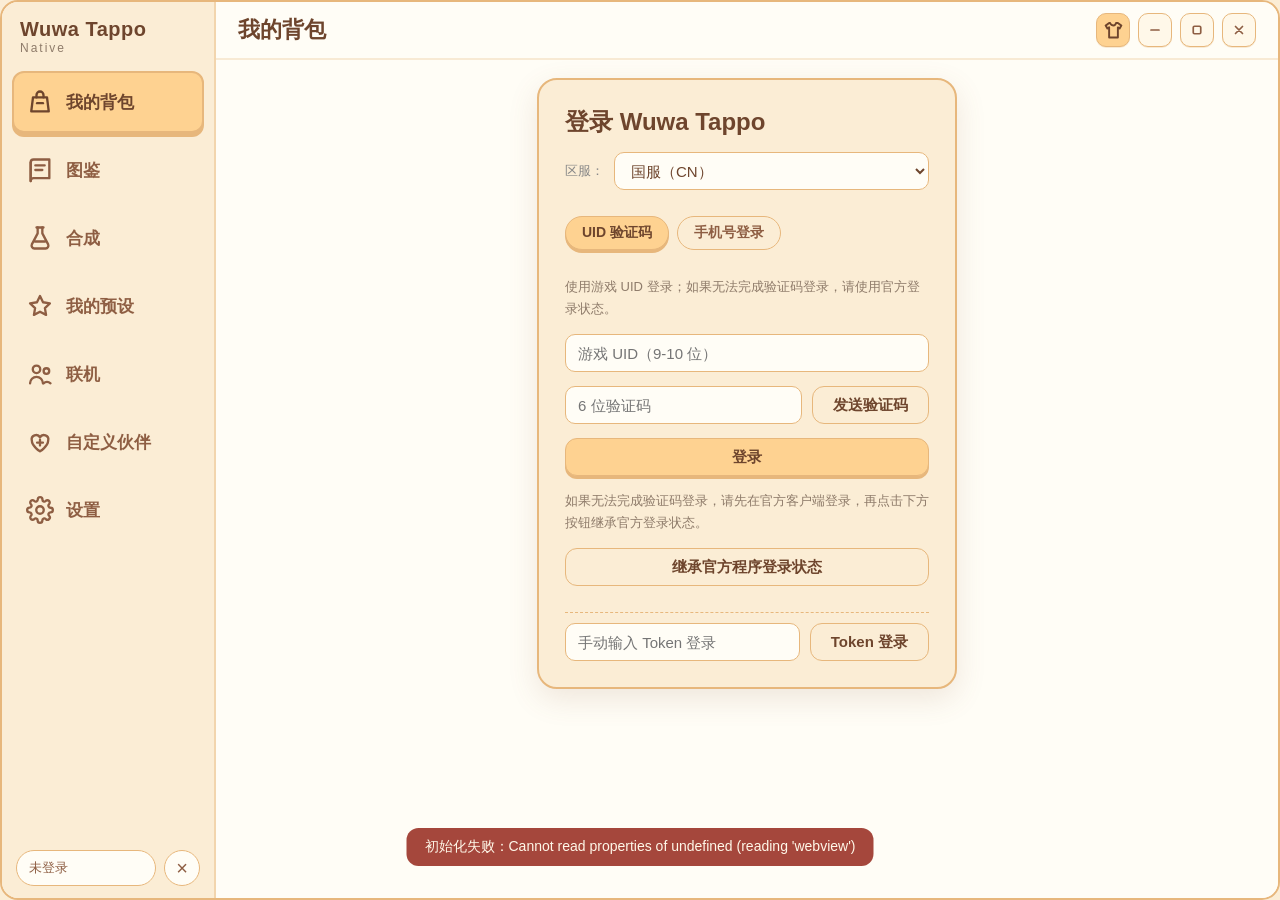
<file: wwwroot/index.html>
<!doctype html>
<html lang="zh-CN">
<head>
  <meta charset="utf-8" />
  <meta name="viewport" content="width=device-width, initial-scale=1" />
  <title>Wuwatappo</title>
  <link rel="stylesheet" href="style.css" />
</head>
<body>
  <div class="shell">
    <div class="theme-bg" id="themeBg" aria-hidden="true"></div>
    <aside class="sidebar">
      <div class="brand">
        <div class="brand-name">Wuwa Tappo</div>
        <div class="brand-sub">Native</div>
      </div>
      <nav class="tabs" id="tabs"></nav>
      <div class="sidebar-foot">
        <div class="user-chip" id="userChip" data-i18n="common.notLoggedIn">未登录</div>
        <button class="close-btn" id="closeBtn" title="关闭面板" data-i18n-title="common.closePanel" data-i18n-aria="common.closePanel">×</button>
      </div>
    </aside>

    <main class="content">
      <header class="titlebar" id="titlebar">
        <div class="page-title" id="pageTitle" data-i18n="nav.bag">我的背包</div>
        <div class="title-actions">
          <button class="icon-btn theme-btn" id="themeBtn" title="主题设置" aria-label="主题设置" data-i18n-title="common.themeSettings" data-i18n-aria="common.themeSettings">
            <svg viewBox="0 0 24 24" aria-hidden="true"><path d="M7 3.5 3 6.4l2 3.2 2-1.2V20h10V8.4l2 1.2 2-3.2-4-2.9h-2.1c-.4 1.7-1.7 2.7-2.9 2.7S8.5 5.2 8.1 3.5Z" /></svg>
          </button>
          <button class="icon-btn" id="minBtn" title="最小化" aria-label="最小化" data-i18n-title="common.minimize" data-i18n-aria="common.minimize">
            <svg viewBox="0 0 16 16" aria-hidden="true"><path d="M4 8h8" /></svg>
          </button>
          <button class="icon-btn" id="maxBtn" title="最大化" aria-label="最大化" data-i18n-title="common.maximize" data-i18n-aria="common.maximize">
            <svg class="icon-max" viewBox="0 0 16 16" aria-hidden="true"><rect x="4.25" y="4.25" width="7.5" height="7.5" rx="1.2" /></svg>
            <svg class="icon-restore" viewBox="0 0 16 16" aria-hidden="true"><rect x="3.5" y="5.5" width="7" height="7" rx="1.1" /><path d="M5.5 5.5V4.6a1.1 1.1 0 0 1 1.1-1.1h5.3a1.1 1.1 0 0 1 1.1 1.1v5.3a1.1 1.1 0 0 1-1.1 1.1h-.9" /></svg>
          </button>
          <button class="icon-btn close" id="winCloseBtn" title="关闭" aria-label="关闭" data-i18n-title="common.close" data-i18n-aria="common.close">
            <svg viewBox="0 0 16 16" aria-hidden="true"><path d="M4.5 4.5l7 7M11.5 4.5l-7 7" /></svg>
          </button>
        </div>
      </header>
      <section class="notice-host" id="noticeHost"></section>
      <section class="page-host" id="pageHost"></section>
    </main>
  </div>

  <div class="toast-host" id="toastHost"></div>
  <div class="modal-host hidden" id="modalHost"></div>

  <script>
    // 仅用于本地浏览器预览：?preview=... 时提供最小 WebView 消息桥。
    (() => {
      const params = new URLSearchParams(location.search);
      if (!params.has('preview')) return;
      const listeners = [];
      const previewSettingsKey = 'wuwa.preview.settings.v1';
      const previewImageKey = 'wuwa.preview.serverThemeImage.v1';
      const previewPresetsKey = 'wuwa.preview.themePresets.v1';
      const previewRotationKey = 'wuwa.preview.themeRotation.v1';
      const previewAppearanceRotationKey = 'wuwa.preview.appearanceRotation.v1';
      const previewCompanionsKey = 'wuwa.preview.companions.v1';
      const uploads = new Map();
      let uploadSeq = 0;
      let previewSettings = {};
      let previewPresets = [];
      let previewRotation = { enabled: false, intervalMinutes: 30, currentPresetId: '', lastAppliedMs: 0 };
      let previewAppearanceRotation = { enabled: false, intervalMinutes: 30, characterIds: [], accessoryIds: [], lastAppliedUtcMs: 0 };
      let previewCompanions = null;
      try { previewSettings = JSON.parse(localStorage.getItem(previewSettingsKey) || '{}') || {}; } catch { previewSettings = {}; }
      try { previewPresets = JSON.parse(localStorage.getItem(previewPresetsKey) || '[]') || []; } catch { previewPresets = []; }
      try { previewRotation = { ...previewRotation, ...(JSON.parse(localStorage.getItem(previewRotationKey) || '{}') || {}) }; } catch { }
      try { previewAppearanceRotation = { ...previewAppearanceRotation, ...(JSON.parse(localStorage.getItem(previewAppearanceRotationKey) || '{}') || {}) }; } catch { }
      try {
        const storedCompanions = JSON.parse(localStorage.getItem(previewCompanionsKey) || 'null');
        if (Array.isArray(storedCompanions)) previewCompanions = storedCompanions;
      } catch { }
      const savePreviewSettings = () => {
        try { localStorage.setItem(previewSettingsKey, JSON.stringify(previewSettings)); } catch { }
      };
      const savePreviewPresets = () => {
        try { localStorage.setItem(previewPresetsKey, JSON.stringify(previewPresets)); } catch { }
      };
      const savePreviewRotation = () => {
        try { localStorage.setItem(previewRotationKey, JSON.stringify(previewRotation)); } catch { }
      };
      const savePreviewAppearanceRotation = () => {
        try { localStorage.setItem(previewAppearanceRotationKey, JSON.stringify(previewAppearanceRotation)); } catch { }
      };
      const savePreviewCompanions = () => {
        try { localStorage.setItem(previewCompanionsKey, JSON.stringify(previewCompanions || [])); } catch { }
      };
      const displayCompanionName = name => {
        const full = String(name || '').trim();
        const at = full.search(/[·・]/);
        if (at > 0) {
          const head = full.slice(0, at).trim();
          if (head) return head;
        }
        return full;
      };
      const buildPreviewBoot = () => {
        const mode = window.__previewMode || params.get('preview') || '';
        const boot = window.__previewBoot ? window.__previewBoot(mode) : { settings: {} };
        boot.settings = { ...(boot.settings || {}), ...previewSettings };
        if (params.has('lang')) boot.settings.locale = params.get('lang');
        if (!previewCompanions && mode === 'companion')
          previewCompanions = Array.isArray(boot.companions) ? boot.companions.slice() : [];
        boot.companions = previewCompanions || [];
        try {
          const image = localStorage.getItem(previewImageKey) || '';
          boot.settings.themeBackgroundImage = image;
          boot.settings.themeBackgroundImageSet = !!image;
        } catch { }
        boot.themePresets = previewPresets;
        boot.themeRotation = previewRotation;
        boot.rotation = {
          ...previewAppearanceRotation,
          characterIds: [...(previewAppearanceRotation.characterIds || [])],
          accessoryIds: [...(previewAppearanceRotation.accessoryIds || [])],
          currentCharacterId: Number(boot.appearance?.characterAssetId) || 0,
          currentAccessoryId: Number(boot.appearance?.accessoryAssetId) || 0,
        };
        return boot;
      };
      window.chrome = window.chrome || {};
      window.chrome.webview = {
        addEventListener(type, fn) { if (type === 'message') listeners.push(fn); },
        postMessage(msg) {
          const reply = data => listeners.forEach(fn => {
            try { fn({ data: { id: msg.id, ok: true, data } }); } catch { }
          });
          if (msg.cmd === 'boot') {
            reply(buildPreviewBoot());
          }
          else if (msg.cmd === 'settings.set') {
            const patch = { ...(msg.data || {}) };
            // 模拟 C# settings.set 的百分比归一化，保持预览与真实面板一致。
            if ('themeBackgroundOpacity' in patch) {
              patch.themeBackgroundOpacity = Math.max(0, Math.min(1, Number(patch.themeBackgroundOpacity) / 100));
            }
            if ('themeBackgroundBlur' in patch) {
              patch.themeBackgroundBlur = Math.max(0, Math.min(24, Number(patch.themeBackgroundBlur) || 0));
            }
            previewSettings = { ...previewSettings, ...patch };
            savePreviewSettings();
            reply(buildPreviewBoot());
          }
          else if (msg.cmd === 'theme.image.begin') {
            const uploadId = 'preview-' + (++uploadSeq);
            uploads.set(uploadId, { mime: msg.data?.mime || 'image/png', chunks: [] });
            reply({ uploadId });
          }
          else if (msg.cmd === 'theme.image.chunk') {
            const upload = uploads.get(msg.data?.uploadId);
            if (!upload) reply(null);
            else {
              upload.chunks.push(String(msg.data?.data || ''));
              reply({ received: upload.chunks.reduce((n, x) => n + x.length, 0) });
            }
          }
          else if (msg.cmd === 'theme.image.commit') {
            const upload = uploads.get(msg.data?.uploadId);
            if (!upload) reply(null);
            else {
              const dataUrl = `data:${upload.mime};base64,${upload.chunks.join('')}`;
              uploads.delete(msg.data?.uploadId);
              try { localStorage.setItem(previewImageKey, dataUrl); } catch { }
              reply({ name: 'background', url: dataUrl });
            }
          }
          else if (msg.cmd === 'theme.image.cancel') {
            uploads.delete(msg.data?.uploadId);
            reply({ ok: true });
          }
          else if (msg.cmd === 'theme.image.clear') {
            try { localStorage.removeItem(previewImageKey); } catch { }
            reply({ ok: true });
          }
          else if (msg.cmd === 'theme.image.get') {
            let image = '';
            try { image = localStorage.getItem(previewImageKey) || ''; } catch { }
            reply({ url: image, isSet: !!image });
          }
          else if (msg.cmd === 'atlas.list') {
            const type = msg.data?.type || 'emote';
            const items = type === 'emote'
              ? [
                  { mainId: 1971, type: 'emote', assetName: 'emote_1407_angry.png', name: '夏空・生气', series: '', rarity: 'rare', thumb: '', roleId: '1407' },
                  { mainId: 1965, type: 'emote', assetName: 'emote_1407_happy.png', name: '夏空・开心', series: '', rarity: 'uncommon', thumb: '', roleId: '1407' },
                  { mainId: 1966, type: 'emote', assetName: 'emote_1409_angry.png', name: '卡提希娅・生气', series: '', rarity: 'rare', thumb: '', roleId: '1409' },
                ]
              : [];
            reply({ items });
          }
          else if (msg.cmd === 'bag.list') {
            reply({ items: [
              { id: 3060, type: 'character_skin', assetName: 'role_1407_1004.png', name: '夏空・CHUBBY', series: 'CHUBBY', rarity: 'epic', quantity: 1, thumb: '', roleId: '1407' },
              { id: 3061, type: 'character_skin', assetName: 'role_1409_1006.png', name: '卡提希娅・Miratsu', series: 'Miratsu', rarity: 'epic', quantity: 1, thumb: '', roleId: '1409' },
              { id: 1604, type: 'accessory', assetName: 'accessory_1104.png', name: '阿布', series: '', rarity: 'rare', quantity: 1, thumb: '', roleId: '' },
              { id: 1605, type: 'accessory', assetName: 'accessory_1105.png', name: '冰盈舞者', series: '', rarity: 'rare', quantity: 1, thumb: '', roleId: '' },
              { id: 1971, type: 'emote', assetName: 'emote_1407_angry.png', name: '夏空・生气', series: '', rarity: 'rare', quantity: 1, thumb: '', roleId: '1407' },
              { id: 1965, type: 'emote', assetName: 'emote_1407_happy.png', name: '夏空・开心', series: '', rarity: 'uncommon', quantity: 1, thumb: '', roleId: '1407' },
              { id: 1966, type: 'emote', assetName: 'emote_1409_angry.png', name: '卡提希娅・生气', series: '', rarity: 'rare', quantity: 1, thumb: '', roleId: '1409' },
            ] });
          }
          else if (msg.cmd === 'catalog.list') {
            const type = msg.data?.type || 'character_skin';
            const rows = type === 'character_skin'
              ? [
                  { id: 3060, assetName: 'role_1407_1004.png', gameRoleId: 1407, name: '夏空・CHUBBY', series: 'CHUBBY', rarity: 'epic' },
                  { id: 3061, assetName: 'role_1409_1006.png', gameRoleId: 1409, name: '卡提希娅・Miratsu', series: 'Miratsu', rarity: 'epic' },
                  { id: 3062, assetName: 'role_1501_1001.png', gameRoleId: 1501, name: '漂泊者・经典', series: '经典', rarity: 'common' },
                ]
              : type === 'accessory'
                ? [
                    { id: 1604, assetName: 'accessory_1104.png', gameRoleId: 0, name: '阿布', series: '', rarity: 'rare' },
                    { id: 1605, assetName: 'accessory_1105.png', gameRoleId: 0, name: '冰盈舞者', series: '', rarity: 'rare' },
                    { id: 1606, assetName: 'accessory_1106.png', gameRoleId: 0, name: '矿岩熊蜂', series: '', rarity: 'common' },
                  ]
                : [
                    { id: 1971, assetName: 'emote_1407_angry.png', gameRoleId: 1407, name: '夏空・生气', series: '', rarity: 'rare' },
                    { id: 1965, assetName: 'emote_1407_happy.png', gameRoleId: 1407, name: '夏空・开心', series: '', rarity: 'uncommon' },
                    { id: 1966, assetName: 'emote_1409_angry.png', gameRoleId: 1409, name: '卡提希娅・生气', series: '', rarity: 'rare' },
                    { id: 1967, assetName: 'emote_1409_happy.png', gameRoleId: 1409, name: '卡提希娅・开心', series: '', rarity: 'uncommon' },
                  ];
            reply({ items: rows.map(x => ({ ...x, type, thumb: '' })) });
          }
          else if (msg.cmd === 'presets.list') {
            reply([
              { preset_id: 9001, character_asset_id: 3060, accessory_asset_id: 1604, emotes: [{ asset_id: 1971 }, { asset_id: 1965 }] },
              { preset_id: 9002, character_asset_id: 3060, accessory_asset_id: 0, emotes: [{ asset_id: 1971 }] },
            ]);
          }
          else if (msg.cmd === 'presets.local.list') {
            reply([
              { id: 'local-preview-1', name: '我的本地搭配', characterAssetId: 3060, accessoryAssetId: 1604, emoteAssetIds: [1971, 1965, 0, 0, 0] },
            ]);
          }
          else if (msg.cmd === 'theme.presets.save') {
            let image = '';
            try { image = localStorage.getItem(previewImageKey) || ''; } catch { }
            const preset = {
              id: 'preview-preset-' + Date.now().toString(36),
              name: String(msg.data?.name || '主题预设'),
              accentColor: previewSettings.themeAccent || '#e7b77c',
              fontColor: previewSettings.themeFont || '#8e5e43',
              advanced: previewSettings.themeAdvanced || '',
              barFollowStandard: previewSettings.themeBarFollowStandard !== false,
              barColor: previewSettings.themeBarColor || '',
              barTextFollowTheme: previewSettings.themeBarTextFollowTheme !== false,
              barTextColor: previewSettings.themeBarTextColor || '',
              backgroundImage: image,
              backgroundImageSet: !!image,
              backgroundOpacity: Number(previewSettings.themeBackgroundOpacity ?? 0.25),
              backgroundBlur: Number(previewSettings.themeBackgroundBlur || 0),
              createdAtMs: Date.now(),
            };
            previewPresets.push(preset);
            savePreviewPresets();
            reply({ preset });
          }
          else if (msg.cmd === 'theme.presets.apply') {
            const preset = previewPresets.find(p => p.id === msg.data?.id);
            if (preset) {
              previewSettings = {
                ...previewSettings,
                themeAccent: preset.accentColor,
                themeFont: preset.fontColor,
                themeAdvanced: preset.advanced,
                themeBarFollowStandard: preset.barFollowStandard,
                themeBarColor: preset.barColor,
                themeBarTextFollowTheme: preset.barTextFollowTheme,
                themeBarTextColor: preset.barTextColor,
                themeBackgroundOpacity: preset.backgroundOpacity,
                themeBackgroundBlur: preset.backgroundBlur,
              };
              try {
                if (preset.backgroundImage) localStorage.setItem(previewImageKey, preset.backgroundImage);
                else localStorage.removeItem(previewImageKey);
              } catch { }
              previewRotation = { ...previewRotation, currentPresetId: preset.id };
              savePreviewSettings(); savePreviewRotation();
            }
            reply(buildPreviewBoot());
          }
          else if (msg.cmd === 'theme.presets.delete') {
            previewPresets = previewPresets.filter(p => p.id !== msg.data?.id);
            if (previewRotation.currentPresetId === msg.data?.id) previewRotation.currentPresetId = '';
            savePreviewPresets(); savePreviewRotation();
            reply({ ok: true });
          }
          else if (msg.cmd === 'theme.presets.rename') {
            const preset = previewPresets.find(p => p.id === msg.data?.id);
            if (preset && String(msg.data?.name || '').trim()) {
              preset.name = String(msg.data.name).trim();
              savePreviewPresets();
            }
            reply({ preset });
          }
          else if (msg.cmd === 'theme.rotation.set') {
            previewRotation = {
              ...previewRotation,
              enabled: !!msg.data?.enabled,
              intervalMinutes: Math.max(1, Math.min(1440, Number(msg.data?.intervalMinutes) || 30)),
              lastAppliedMs: msg.data?.enabled ? Date.now() : previewRotation.lastAppliedMs,
            };
            savePreviewRotation();
            reply({ rotation: previewRotation });
          }
          else if (msg.cmd === 'rotation.get' || msg.cmd === 'rotation.set' || msg.cmd === 'rotation.toggle' || msg.cmd === 'rotation.remove') {
            const data = msg.data || {};
            if (msg.cmd === 'rotation.set') {
              if ('enabled' in data) previewAppearanceRotation.enabled = !!data.enabled;
              if ('intervalMinutes' in data) previewAppearanceRotation.intervalMinutes = Math.max(1, Math.min(1440, Number(data.intervalMinutes) || 30));
              if (previewAppearanceRotation.enabled && !previewAppearanceRotation.lastAppliedUtcMs) previewAppearanceRotation.lastAppliedUtcMs = Date.now();
              savePreviewAppearanceRotation();
            } else if (msg.cmd === 'rotation.toggle' || msg.cmd === 'rotation.remove') {
              const type = String(data.type || '');
              const key = type === 'character_skin' ? 'characterIds' : type === 'accessory' ? 'accessoryIds' : '';
              if (key) {
                const list = Array.isArray(previewAppearanceRotation[key]) ? previewAppearanceRotation[key].map(Number) : [];
                const id = Number(data.id);
                const at = list.indexOf(id);
                if (msg.cmd === 'rotation.remove' || at >= 0) {
                  if (at >= 0) list.splice(at, 1);
                } else if (id > 0) {
                  list.push(id);
                }
                previewAppearanceRotation[key] = [...new Set(list.filter(x => x > 0))];
                savePreviewAppearanceRotation();
              }
            }
            reply(buildPreviewBoot());
          }
          else if (msg.cmd === 'companions.list') {
            if (!previewCompanions) buildPreviewBoot();
            reply(previewCompanions || []);
          }
          else if (msg.cmd === 'companions.save') {
            if (!previewCompanions) buildPreviewBoot();
            const data = msg.data || {};
            const id = String(data.id || '');
            let item = previewCompanions.find(x => x.id === id);
            if (!item) {
              item = { id: 'preview-companion-' + (previewCompanions.length + 1), syntheticId: -1000 - previewCompanions.length };
              previewCompanions.push(item);
            }
            item.name = String(data.name || '伙伴').trim();
            item.displayName = displayCompanionName(item.name);
            item.characterAssetId = Number(data.characterAssetId) || 0;
            item.accessoryAssetId = Number(data.accessoryAssetId) || 0;
            item.clickIntervalSeconds = Math.max(0, Math.min(3600, Number(data.clickIntervalSeconds) || 0));
            item.randomClick = !!data.randomClick;
            item.showBar = data.showBar !== false;
            savePreviewCompanions();
            reply(previewCompanions);
          }
          else if (msg.cmd === 'companions.bulkSave') {
            if (!previewCompanions) buildPreviewBoot();
            const items = Array.isArray(msg.data?.items) ? msg.data.items : [];
            for (const data of items) {
              const item = {
                id: 'preview-companion-' + (previewCompanions.length + 1),
                syntheticId: -1000 - previewCompanions.length,
                name: String(data?.name || '伙伴').trim(),
                characterAssetId: Number(data?.characterAssetId) || 0,
                accessoryAssetId: Number(data?.accessoryAssetId) || 0,
                clickIntervalSeconds: Math.max(0, Math.min(3600, Number(data?.clickIntervalSeconds) || 0)),
                randomClick: !!data?.randomClick,
                showBar: data?.showBar !== false,
              };
              item.displayName = displayCompanionName(item.name);
              previewCompanions.push(item);
            }
            savePreviewCompanions();
            reply(previewCompanions);
          }
          else if (msg.cmd === 'companions.delete') {
            if (!previewCompanions) buildPreviewBoot();
            const id = String(msg.data?.id || '');
            previewCompanions = previewCompanions.filter(x => x.id !== id);
            savePreviewCompanions();
            reply(previewCompanions);
          }
          else if (msg.cmd === 'companions.bulkDelete') {
            if (!previewCompanions) buildPreviewBoot();
            const ids = new Set((Array.isArray(msg.data?.ids) ? msg.data.ids : []).map(String));
            previewCompanions = previewCompanions.filter(x => !ids.has(String(x.id)));
            savePreviewCompanions();
            reply(previewCompanions);
          }
          else if (msg.cmd === 'synthesize') {
            reply({ asset_id: 101 });
          }
          else reply(null);
        },
      };
    })();
  </script>
  <script src="i18n.js"></script>
  <script src="app.js"></script>
</body>
</html>
</file>
<file: wwwroot/style.css>
:root {
  --cream: #fff8e9;
  --cream-2: #fbedd5;
  --cream-3: #f4e1c8;
  --cream-4: #fffdf6;
  --theme-accent: #e7b77c;
  --theme-accent-strong: #d99a5c;
  --theme-accent-soft: #f2cf9f;
  --theme-font: #8e5e43;
  --ink: var(--theme-font);
  --ink-strong: #6e452d;
  --ink-dim: #8e7b6a;
  --border: var(--theme-accent);
  --active: #fed291;
  --theme-line: color-mix(in srgb, var(--theme-accent) 45%, transparent);
  --theme-line-soft: color-mix(in srgb, var(--theme-accent) 28%, transparent);
  --theme-glow: color-mix(in srgb, var(--theme-accent) 45%, transparent);
  --theme-shadow: color-mix(in srgb, var(--ink) 14%, transparent);
  --danger-soft: #ffd9c9;
  --danger: #c25b4e;
  --epic: #d67084;
  --rare: #9669c8;
  --uncommon: #6096d2;
  --common: #6eaa78;
  --theme-bg-opacity: 0;
  --theme-bg-blur: 0px;
  --panel-radius: 18px;
}
/* Win11 原生 DWM 圆角固定为 8px（随 DPI 缩放）；网页外圆角必须与它对齐。 */
html.dwm-rounded { --panel-radius: 8px; }

* { box-sizing: border-box; outline: none; }
html, body { margin: 0; height: 100%; overflow: hidden; }
body {
  font-family: "Microsoft YaHei", "PingFang SC", "Helvetica Neue", Arial, sans-serif;
  font-size: 15px;
  color: var(--ink);
  background: var(--cream-2);
  user-select: none;
}
.theme-bg {
  position: absolute; inset: -20px; z-index: 0; pointer-events: none;
  background-position: center; background-size: cover; background-repeat: no-repeat;
  opacity: var(--theme-bg-opacity); filter: blur(var(--theme-bg-blur));
}
button { font: inherit; color: inherit; border: 0; background: none; cursor: pointer; }
img { -webkit-user-drag: none; }

.shell { position: relative; z-index: 1; display: flex; height: 100%; background: var(--cream); border-radius: var(--panel-radius); overflow: hidden; border: 2px solid var(--border); }
.shell > .sidebar, .shell > .content { position: relative; z-index: 1; }
body.theme-has-bg .shell { background: color-mix(in srgb, var(--cream) 34%, transparent); }
body.theme-has-bg .sidebar { background: color-mix(in srgb, var(--cream-2) 56%, transparent); }
body.theme-has-bg .content { background: color-mix(in srgb, var(--cream-4) 40%, transparent); }
/* 背景图模式下让主要卡片也透出背景，否则整块 content 会像不透明遮罩一样把图片盖住。 */
body.theme-has-bg .setting-item,
body.theme-has-bg .panel-box,
body.theme-has-bg .card,
body.theme-has-bg .detail-panel,
body.theme-has-bg .preset-card,
body.theme-has-bg .login-card,
body.theme-has-bg .modal,
body.theme-has-bg .member,
body.theme-has-bg .settings-group,
body.theme-has-bg .synth-check-card,
body.theme-has-bg .bag-appearance-card,
body.theme-has-bg .emote-editor-grid,
body.theme-has-bg .pe-grid {
  background-color: color-mix(in srgb, var(--cream-2) 58%, transparent);
}
.theme-highlight { animation: theme-highlight 1.5s ease-out; }
@keyframes theme-highlight { 0%, 100% { outline-color: transparent; } 18% { outline: 2px solid var(--theme-accent); outline-offset: 3px; } }
.theme-advanced { border: 1.5px solid var(--border); border-radius: 12px; padding: 10px 12px; background: color-mix(in srgb, var(--cream-2) 72%, transparent); }
.theme-advanced summary { cursor: pointer; font-weight: 800; color: var(--ink-strong); }
.theme-advanced summary .muted { font-size: 11px; font-weight: 600; margin-left: 8px; }
.theme-advanced-note { margin: 8px 0; font-size: 12px; color: var(--ink-dim); }
.theme-advanced-grid { display: grid; grid-template-columns: repeat(3, minmax(0, 1fr)); gap: 8px; }
.theme-advanced-field { display: flex; align-items: center; justify-content: space-between; gap: 6px; font-size: 12px; color: var(--ink-dim); }

.color-picker-trigger {
  width: 34px; height: 34px; flex: 0 0 34px; padding: 0; border-radius: 9px;
  border: 1.5px solid var(--border); background: #e7b77c; cursor: pointer;
  box-shadow: inset 0 0 0 2px color-mix(in srgb, var(--cream) 70%, transparent);
}
.color-picker-trigger:hover { border-color: var(--theme-accent-strong); }
.color-picker-dialog { display: flex; flex-direction: column; gap: 12px; }
.color-picker-title { font-size: 16px; font-weight: 800; color: var(--ink-strong); }
.color-picker-preview-row { display: flex; align-items: center; gap: 10px; }
.color-picker-preview { width: 48px; height: 34px; flex: 0 0 48px; border-radius: 9px; border: 1.5px solid var(--border); background: var(--theme-accent); }
.color-presets { display: grid; grid-template-columns: repeat(8, 1fr); gap: 6px; }
.color-preset { width: 100%; aspect-ratio: 1; border-radius: 6px; border: 1px solid color-mix(in srgb, var(--ink) 20%, transparent); cursor: pointer; }
.color-preset:hover { outline: 2px solid var(--theme-accent-strong); outline-offset: 1px; }
.color-slider-row { display: flex; align-items: center; gap: 8px; font-size: 12px; color: var(--ink-dim); }
.color-slider-row input[type="range"] { flex: 1; }
.color-slider-row output { width: 30px; text-align: right; color: var(--ink); }
.color-picker-actions { display: flex; justify-content: flex-end; gap: 8px; margin-top: 4px; }

.color-hex-input { width: 96px; height: 34px; padding: 0 8px; font-family: Consolas, monospace; text-transform: uppercase; }
.theme-advanced-field .color-hex-input { width: 78px; height: 27px; padding: 0 6px; font-size: 11px; }
.theme-advanced-field input[type="color"] { width: 100%; max-width: 54px; height: 27px; padding: 1px; border: 1px solid var(--border); border-radius: 7px; background: var(--cream); }
.theme-subsection { margin-top: 16px; padding-top: 14px; border-top: 1px solid var(--theme-line-soft); }
.theme-subsection-title { font-size: 15px; font-weight: 800; color: var(--ink-strong); margin: 0 0 10px; display: flex; align-items: center; gap: 8px; }
.theme-subsection-title::before { content: ""; width: 4px; height: 16px; border-radius: 999px; background: var(--theme-accent); }
.theme-preset-list { display: flex; flex-direction: column; gap: 8px; margin: 0 0 12px; }
.theme-preset-row { display: flex; align-items: center; gap: 10px; padding: 8px 10px; border: 1.5px solid color-mix(in srgb, var(--theme-accent) 45%, transparent); border-radius: 12px; background: color-mix(in srgb, var(--cream-4) 68%, transparent); }
.theme-preset-row.active { border-color: var(--theme-accent-strong); box-shadow: 0 0 0 2px var(--theme-glow); }
.theme-preset-swatch { width: 46px; height: 46px; flex: none; border-radius: 10px; border: 1.5px solid color-mix(in srgb, var(--theme-accent) 60%, transparent); background-size: cover; background-position: center; }
.theme-preset-info { flex: 1; min-width: 0; }
.theme-preset-name { font-size: 13px; font-weight: 800; color: var(--ink-strong); overflow: hidden; text-overflow: ellipsis; white-space: nowrap; }
.theme-preset-meta { margin-top: 3px; font-size: 11.5px; color: var(--ink-dim); overflow: hidden; text-overflow: ellipsis; white-space: nowrap; }
.theme-preset-actions { display: flex; gap: 6px; align-items: center; flex-wrap: wrap; justify-content: flex-end; }
.theme-preset-btn { padding: 6px 10px; font-size: 12px; }
@media (max-width: 900px) {
  .theme-preset-row { flex-wrap: wrap; }
  .theme-preset-actions { width: 100%; justify-content: flex-start; }
}
body.panel-maximized .shell { border-radius: 0; border-width: 0; }

.sidebar {
  width: 214px; flex: 0 0 214px; background: var(--cream-2);
  border-right: 2px solid var(--theme-line);
  display: flex; flex-direction: column; padding: 14px 10px 12px;
  min-height: 0;
}
.brand { padding: 2px 8px 12px; flex: 0 0 auto; }
.brand-name { font-size: 20px; font-weight: 800; color: var(--ink-strong); letter-spacing: .5px; }
.brand-sub { font-size: 12px; color: var(--ink-dim); letter-spacing: 2px; }

/* 竖向空间不足时只让页签滚动，底部用户栏始终可见。 */
.tabs { display: flex; flex-direction: column; gap: 6px; margin-top: 4px; flex: 1 1 auto; min-height: 0; overflow-y: auto; }
.tab {
  position: relative; height: 62px; border-radius: 12px; padding: 0 12px;
  display: flex; align-items: center; gap: 12px; color: var(--ink);
  border: 2px solid transparent; font-size: 17px; font-weight: 700;
  transition: background .15s, box-shadow .15s;
}
.tab:hover { background: color-mix(in srgb, var(--theme-accent) 14%, transparent); }
.tab.active {
  background: var(--active); border-color: var(--border);
  box-shadow: 0 4px 0 var(--border); color: var(--ink-strong);
}
.tab svg { width: 28px; height: 28px; flex: 0 0 28px; }
.tab .badge {
  margin-left: auto; min-width: 22px; height: 22px; padding: 0 6px; border-radius: 11px;
  background: var(--theme-accent-strong); color: var(--cream-4); font-size: 12px; display: flex; align-items: center; justify-content: center;
}
.tab-dot {
  width: 9px; height: 9px; margin-left: auto; flex: 0 0 9px;
  border-radius: 50%; background: #d9534f; display: none;
  box-shadow: 0 0 0 3px rgba(217, 83, 79, .16);
}
.tab-dot.show { display: block; }
.sidebar-foot { margin-top: auto; display: flex; align-items: center; gap: 8px; padding: 8px 4px 0; }
.user-chip {
  flex: 1; min-width: 0; height: 36px; border-radius: 18px; background: var(--cream-4);
  border: 1.5px solid var(--border); display: flex; align-items: center; padding: 0 12px;
  font-size: 13px; white-space: nowrap; overflow: hidden; text-overflow: ellipsis;
}
.close-btn { width: 36px; height: 36px; border-radius: 50%; background: var(--cream-4); border: 1.5px solid var(--border); font-size: 20px; line-height: 1; color: var(--ink); }
.close-btn:hover { background: var(--danger-soft); }

.content { flex: 1; min-width: 0; display: flex; flex-direction: column; background: var(--cream-4); }
.titlebar { height: 58px; flex: 0 0 58px; display: flex; align-items: center; padding: 0 22px; border-bottom: 2px solid var(--theme-line-soft); }
.page-title { font-size: 22px; font-weight: 800; color: var(--ink-strong); }
.title-actions { margin-left: auto; display: flex; gap: 8px; }
.icon-btn {
  width: 34px; height: 34px; border-radius: 10px; border: 1.5px solid var(--border);
  background: var(--cream); color: var(--ink); padding: 0;
  display: inline-flex; align-items: center; justify-content: center;
  box-shadow: 0 1px 0 var(--theme-line-soft);
  transition: background .15s, border-color .15s, color .15s, transform .06s, box-shadow .15s;
}
.icon-btn svg { width: 16px; height: 16px; fill: none; stroke: currentColor; stroke-width: 1.7; stroke-linecap: round; stroke-linejoin: round; }
.theme-btn { background: var(--active); border-color: var(--border); color: var(--ink-strong); }
.theme-btn svg { width: 21px; height: 21px; stroke-width: 2.2; }
.icon-btn:hover { background: var(--active); border-color: var(--theme-accent-strong); }
.icon-btn:active { transform: translateY(1px); box-shadow: none; }
.icon-btn.close:hover { background: var(--danger-soft); border-color: color-mix(in srgb, var(--danger) 55%, var(--cream-4)); color: var(--danger); }
#maxBtn .icon-restore { display: none; }
body.panel-maximized #maxBtn .icon-max { display: none; }
body.panel-maximized #maxBtn .icon-restore { display: block; }

.page-host { flex: 1; min-height: 0; padding: 18px 22px 20px; overflow: hidden; }
.page { height: 100%; display: flex; flex-direction: column; min-height: 0; }

/* 通用控件 */
.pill-row { display: flex; gap: 8px; align-items: center; flex-wrap: wrap; }
.pill {
  height: 34px; padding: 0 16px; border-radius: 17px; background: var(--cream-2);
  border: 1.5px solid var(--border); color: var(--ink); font-size: 14px; font-weight: 600;
  display: inline-flex; align-items: center; gap: 6px;
}
.pill:hover { background: var(--active); }
.pill.active { background: var(--active); border-color: var(--border); box-shadow: 0 3px 0 var(--border); color: var(--ink-strong); }
.btn {
  height: 38px; padding: 0 20px; border-radius: 12px; background: var(--active);
  border: 1.5px solid var(--border); box-shadow: 0 3px 0 var(--border);
  color: var(--ink-strong); font-weight: 800; font-size: 15px;
  white-space: nowrap; display: inline-flex; align-items: center; justify-content: center;
  text-decoration: none;
}
.btn:hover { filter: brightness(1.03); }
.btn:active { transform: translateY(2px); box-shadow: 0 1px 0 var(--border); }
.btn.ghost { background: var(--cream-2); box-shadow: none; font-weight: 700; }
.btn.danger { background: var(--danger-soft); }
.btn:disabled { opacity: .5; cursor: not-allowed; }
.input, .select {
  height: 38px; border-radius: 10px; border: 1.5px solid var(--border); background: var(--cream-4);
  padding: 0 12px; color: var(--ink-strong); font-size: 15px;
}
.input:focus { border-color: var(--theme-accent-strong); box-shadow: 0 0 0 3px var(--theme-glow); }
.muted { color: var(--ink-dim); }
.spacer { flex: 1; }
.hidden { display: none !important; }

/* 卡片网格 */
.card-grid {
  display: grid; grid-template-columns: repeat(auto-fill, minmax(118px, 1fr)); gap: 14px;
  overflow-y: auto; padding: 4px 4px 18px; align-content: start;
}
.card {
  /* 每张卡独立成层，收藏/锁/红点等绝对定位元素不会越出卡片盖住 sticky 分组头。 */
  position: relative; isolation: isolate; border-radius: 14px; background: var(--cream-2);
  border: 2px solid color-mix(in srgb, var(--theme-accent) 60%, transparent); padding: 8px 8px 10px;
  display: flex; flex-direction: column; align-items: center; gap: 6px; cursor: pointer;
  transition: transform .12s, box-shadow .12s;
}
.card:hover { transform: translateY(-2px); box-shadow: 0 6px 14px var(--theme-shadow); }
.card.selected { border-color: var(--theme-accent-strong); box-shadow: 0 0 0 3px var(--theme-glow); }
.card .thumb { width: 92px; height: 92px; border-radius: 12px; object-fit: contain; background: color-mix(in srgb, var(--cream-4) 55%, transparent); }
.card .name { font-size: 13px; font-weight: 700; color: var(--ink-strong); text-align: center; width: 100%; white-space: nowrap; overflow: hidden; text-overflow: ellipsis; }
.card .sub { font-size: 11px; color: var(--ink-dim); width: 100%; text-align: center; white-space: nowrap; overflow: hidden; text-overflow: ellipsis; }
.card .qty { position: absolute; right: 8px; bottom: 8px; font-size: 12px; font-weight: 800; color: var(--ink-strong); background: color-mix(in srgb, var(--cream-4) 90%, transparent); border-radius: 9px; padding: 0 6px; }
.card .fav { position: absolute; right: 8px; top: 8px; z-index: 3; width: 24px; height: 24px; border-radius: 50%; background: color-mix(in srgb, var(--cream-4) 85%, transparent); font-size: 14px; color: var(--theme-accent-strong); display: flex; align-items: center; justify-content: center; line-height: 1; cursor: pointer; transition: background .15s, box-shadow .15s, transform .15s; }
.card .fav:hover { background: var(--active); box-shadow: 0 2px 8px var(--theme-shadow); transform: translateY(-1px); }
/* 轮换按钮：位于卡片右上角，收藏星标自动让位。 */
.card .rotation-toggle { position: absolute; right: 8px; top: 8px; z-index: 4; width: 24px; height: 24px; border: 0; border-radius: 50%; background: color-mix(in srgb, var(--cream-4) 85%, transparent); color: var(--ink-strong); padding: 0; display: flex; align-items: center; justify-content: center; line-height: 1; cursor: pointer; opacity: .72; transition: background .15s, box-shadow .15s, transform .15s, opacity .15s; }
.card .rotation-toggle svg { width: 14px; height: 14px; display: block; }
.card .rotation-toggle:hover { opacity: 1; background: var(--active); box-shadow: 0 2px 8px var(--theme-shadow); transform: translateY(-1px); }
.card .rotation-toggle:active { transform: scale(.9); }
.card .rotation-toggle.active { opacity: 1; color: var(--ink-strong); background: color-mix(in srgb, var(--active) 92%, transparent); box-shadow: inset 0 0 0 1.5px color-mix(in srgb, var(--theme-accent-strong) 55%, transparent); }
/* 轮换是卡片最后一个操作按钮：星标等前置按钮向左让位。 */
.card.has-rotation .fav { right: 34px; }
.card .new-dot { position: absolute; left: 7px; top: 7px; width: 10px; height: 10px; border-radius: 50%; background: #e14b4b; box-shadow: 0 0 0 2px var(--cream-4); z-index: 2; }
.rarity-bar { height: 5px; width: 100%; border-radius: 3px; background: var(--common); }
.rarity-epic { background: var(--epic); }
.rarity-rare { background: var(--rare); }
.rarity-uncommon { background: var(--uncommon); }
.rarity-common { background: var(--common); }

/* 分类页签 / 筛选 / 分组 */
.seg-tabs {
  position: relative; z-index: 8;
  display: flex; gap: 4px;
  background: color-mix(in srgb, var(--cream-3) 72%, transparent);
  border: 1px solid color-mix(in srgb, var(--theme-accent) 18%, transparent);
  border-radius: 15px; padding: 4px; margin-bottom: 12px;
  width: max-content; max-width: 100%; flex-wrap: wrap;
  box-shadow: 0 2px 10px var(--theme-shadow);
  backdrop-filter: blur(8px); -webkit-backdrop-filter: blur(8px);
}
.seg-tab { height: 34px; padding: 0 18px; border-radius: 11px; font-size: 15px; font-weight: 700; color: var(--ink-dim); background: transparent; }
.seg-tab:hover { background: color-mix(in srgb, var(--theme-accent) 12%, transparent); }
.seg-tab.active {
  background: color-mix(in srgb, var(--active) 88%, transparent);
  color: var(--ink-strong);
  box-shadow: 0 2px 7px var(--theme-shadow), inset 0 1px 0 color-mix(in srgb, var(--cream-4) 55%, transparent);
}
.layout-switch {
  display: inline-flex; align-items: center; gap: 2px;
  height: 30px; padding: 2px; border: 1.5px solid var(--border);
  border-radius: 10px; background: var(--cream); white-space: nowrap;
}
.layout-choice {
  height: 24px; padding: 0 10px; border-radius: 7px;
  display: inline-flex; align-items: center; justify-content: center;
  font-size: 12px; font-weight: 700; color: var(--ink-dim);
  white-space: nowrap; text-decoration: none;
}
.layout-choice:hover { background: color-mix(in srgb, var(--theme-accent) 12%, transparent); }
.layout-choice.active { background: var(--active); color: var(--ink-strong); box-shadow: 0 1px 0 var(--border); }
.filter-row {
  position: relative; z-index: 7;
  display: flex; gap: 10px; align-items: center; margin-bottom: 12px; flex-wrap: wrap;
  padding: 6px;
  border-radius: 14px;
  background: color-mix(in srgb, var(--cream-2) 40%, transparent);
  border: 1px solid color-mix(in srgb, var(--theme-accent) 16%, transparent);
  box-shadow: 0 2px 8px var(--theme-shadow);
  backdrop-filter: blur(8px); -webkit-backdrop-filter: blur(8px);
}
.filter-row .select { height: 34px; border-radius: 10px; max-width: 220px; }
.filter-row .select,
.filter-row .input {
  background: color-mix(in srgb, var(--cream-4) 72%, transparent);
  border-color: color-mix(in srgb, var(--theme-accent) 34%, transparent);
}
.bag-groups { flex: 1; min-height: 0; overflow-y: auto; padding-right: 4px; }
.bag-group { margin-bottom: 6px; }
.bag-group-head {
  display: flex; align-items: center; gap: 8px; font-size: 15px; font-weight: 800;
  color: var(--ink-strong); padding: 6px 10px; cursor: pointer;
  position: sticky; top: 0; z-index: 6;
  background: color-mix(in srgb, var(--cream-4) 88%, transparent);
  border: 1px solid color-mix(in srgb, var(--theme-accent) 20%, transparent);
  border-radius: 10px;
  box-shadow: 0 2px 8px var(--theme-shadow);
  backdrop-filter: blur(10px); -webkit-backdrop-filter: blur(10px);
}
.bag-group-head .count { font-size: 12px; font-weight: 600; color: var(--ink-dim); }
.bag-group-head .chev { margin-left: auto; color: var(--ink-dim); }
.bag-grid { display: grid; grid-template-columns: repeat(auto-fill, minmax(112px, 1fr)); gap: 12px; padding: 8px 4px 14px; }
.card.unowned { opacity: .5; filter: grayscale(.45); }
.atlas-badge {
  position: absolute; left: 6px; top: 6px; z-index: 2;
  font-size: 10px; padding: 1px 6px; border-radius: 8px;
  background: color-mix(in srgb, var(--cream-4) 82%, transparent);
  border: 1px solid color-mix(in srgb, var(--theme-accent) 28%, transparent);
  color: var(--ink-dim);
  box-shadow: 0 1px 4px var(--theme-shadow);
  backdrop-filter: blur(4px); -webkit-backdrop-filter: blur(4px);
}
.atlas-badge.owned { color: var(--ink-strong); background: color-mix(in srgb, var(--active) 88%, transparent); }

/* 背包布局 */
.bag-layout { display: flex; gap: 18px; flex: 1; min-height: 0; }
.bag-main { flex: 1; min-width: 0; display: flex; flex-direction: column; gap: 12px; }
.bag-toolbar { display: flex; flex-direction: column; gap: 10px; align-items: stretch; }
.bag-actions { display: flex; gap: 10px; align-items: center; }
.bag-actions .input { flex: 1; width: auto; }
.detail-panel {
  width: 300px; flex: 0 0 300px; border-radius: 16px; background: var(--cream-2);
  border: 2px solid var(--border); padding: 16px; display: flex; flex-direction: column; gap: 10px;
  overflow-y: auto;
}
.detail-preview { width: 100%; height: 210px; border-radius: 14px; background: rgba(255, 255, 255, .6); display: flex; align-items: center; justify-content: center; }
.detail-preview img { max-width: 92%; max-height: 92%; object-fit: contain; }
.detail-name { font-size: 20px; font-weight: 800; color: var(--ink-strong); }
.detail-row { display: flex; justify-content: space-between; font-size: 14px; color: var(--ink-dim); }
.detail-empty { margin: auto; color: var(--ink-dim); text-align: center; line-height: 1.8; }
.bag-appearance-panel { display: flex; flex-direction: column; gap: 12px; }
.bag-appearance-card { background: color-mix(in srgb, var(--cream-4) 50%, transparent); border: 1.5px solid color-mix(in srgb, var(--theme-accent) 60%, transparent); border-radius: 14px; padding: 10px; }
.bag-appearance-head { display: flex; align-items: baseline; justify-content: space-between; gap: 8px; margin-bottom: 6px; font-size: 14px; font-weight: 800; color: var(--ink-strong); }
.bag-appearance-head span:last-child { font-size: 11px; font-weight: 600; color: var(--ink-dim); }
.bag-appearance-card .preset-preview { height: 140px; }
.bag-appearance-card .preset-emote-preview { margin-top: 8px; }
.bag-appearance-hint { font-size: 12px; line-height: 1.7; color: var(--ink-dim); text-align: center; margin-top: 2px; }

/* 背包 · 轮换页 */
.bag-layout-rotation { display: flex; flex: 1; min-height: 0; }
.bag-layout-rotation .bag-main { flex: 1; min-height: 0; }
.rotation-page { display: flex; flex-direction: column; gap: 12px; flex: 1; min-height: 0; overflow-y: auto; padding: 0 4px 10px 0; }
.rotation-toolbar { display: flex; align-items: center; gap: 14px; flex-wrap: wrap; justify-content: flex-end; padding: 10px 12px; border-radius: 14px; background: color-mix(in srgb, var(--cream-2) 55%, transparent); border: 1px solid color-mix(in srgb, var(--theme-accent) 20%, transparent); box-shadow: 0 2px 8px var(--theme-shadow); }
.rotation-switch { display: inline-flex; align-items: center; gap: 8px; font-size: 13px; font-weight: 800; color: var(--ink-strong); cursor: pointer; user-select: none; }
.rotation-switch input { position: absolute; width: 1px; height: 1px; opacity: 0; pointer-events: none; }
.rotation-switch-track { position: relative; width: 38px; height: 22px; flex: none; border-radius: 999px; background: color-mix(in srgb, var(--ink-dim) 30%, transparent); transition: background .16s; }
.rotation-switch-track::after { content: ''; position: absolute; left: 3px; top: 3px; width: 16px; height: 16px; border-radius: 50%; background: var(--cream-4); box-shadow: 0 1px 3px var(--theme-shadow); transition: transform .16s; }
.rotation-switch input:checked + .rotation-switch-track { background: var(--theme-accent-strong); }
.rotation-switch input:checked + .rotation-switch-track::after { transform: translateX(16px); }
.rotation-switch input:focus-visible + .rotation-switch-track { box-shadow: 0 0 0 3px var(--theme-glow); }
.rotation-interval { display: inline-flex; align-items: center; gap: 6px; font-size: 13px; font-weight: 700; color: var(--ink-dim); }
.rotation-interval .input { width: 74px; height: 32px; padding: 0 8px; }
.rotation-status { font-size: 12px; }
.rotation-hint { font-size: 12px; line-height: 1.7; color: var(--ink-dim); padding: 8px 12px; border-radius: 12px; background: color-mix(in srgb, var(--cream-4) 45%, transparent); border: 1px dashed color-mix(in srgb, var(--theme-accent) 45%, transparent); }
.rotation-sections { display: flex; flex-direction: column; gap: 14px; }
.rotation-section { background: var(--cream-2); border: 2px solid var(--border); border-radius: 16px; padding: 12px 14px; }
.rotation-section-head { display: flex; align-items: center; justify-content: space-between; gap: 12px; margin-bottom: 10px; }
.rotation-section-title { display: inline-flex; align-items: center; gap: 8px; font-size: 16px; font-weight: 800; color: var(--ink-strong); }
.rotation-count { font-size: 12px; font-weight: 700; color: var(--ink-dim); background: color-mix(in srgb, var(--cream-4) 80%, transparent); border-radius: 999px; padding: 1px 8px; }
.rotation-pick { height: 32px; padding: 0 12px; font-size: 12px; }
.rotation-list { display: flex; flex-direction: column; gap: 8px; }
.rotation-item { display: flex; align-items: center; gap: 10px; padding: 6px 8px; border-radius: 12px; border: 1px solid color-mix(in srgb, var(--theme-accent) 22%, transparent); background: color-mix(in srgb, var(--cream-4) 45%, transparent); }
.rotation-item.current { border-color: var(--theme-accent-strong); box-shadow: 0 0 0 2px var(--theme-glow); }
.rotation-item-thumb { width: 42px; height: 42px; flex: none; border-radius: 10px; background: color-mix(in srgb, var(--cream-4) 85%, transparent); display: flex; align-items: center; justify-content: center; }
.rotation-item-thumb img { width: 38px; height: 38px; object-fit: contain; }
.rotation-item-meta { flex: 1; min-width: 0; }
.rotation-item-name { font-size: 13px; font-weight: 700; color: var(--ink-strong); white-space: nowrap; overflow: hidden; text-overflow: ellipsis; }
.rotation-item-sub { font-size: 11px; color: var(--ink-dim); }
.rotation-remove { width: 26px; height: 26px; flex: none; border: 0; border-radius: 50%; background: color-mix(in srgb, var(--cream-4) 80%, transparent); color: var(--ink-dim); font-size: 18px; line-height: 1; cursor: pointer; transition: background .15s, color .15s, transform .15s; }
.rotation-remove:hover { background: var(--danger-soft); color: var(--ink-strong); transform: scale(1.05); }
.rotation-empty { padding: 14px; border-radius: 12px; border: 1px dashed color-mix(in srgb, var(--theme-accent) 38%, transparent); color: var(--ink-dim); font-size: 12px; text-align: center; }
.rotation-pick-card { position: relative; }
.rotation-pick-mark { position: absolute; right: 5px; top: 5px; width: 19px; height: 19px; border-radius: 50%; display: flex; align-items: center; justify-content: center; font-size: 12px; font-weight: 800; color: var(--ink-dim); background: color-mix(in srgb, var(--cream-4) 88%, transparent); border: 1px solid color-mix(in srgb, var(--theme-accent) 35%, transparent); }
.rotation-pick-card.selected .rotation-pick-mark { background: var(--theme-accent-strong); color: var(--cream-4); border-color: var(--theme-accent-strong); }
.click-total { display: inline-flex; align-items: center; gap: 8px; }
.click-boost { height: 26px; padding: 0 10px; font-size: 12px; line-height: 1; border-radius: 8px; box-shadow: none; flex: none; }
.inherit-login { display: flex; align-items: center; justify-content: space-between; gap: 12px; flex-wrap: wrap; padding-top: 12px; border-top: 1px solid color-mix(in srgb, var(--theme-accent) 55%, transparent); }
.inherit-login .setting-sub { flex: 1 1 260px; line-height: 1.5; }
.inherit-login .btn { height: 34px; padding: 0 14px; font-size: 13px; flex: none; }

/* 设置 */
.settings-scroll { flex: 1 1 auto; min-height: 0; overflow-y: auto; padding-right: 6px; }
.settings-search-bar { position: sticky; top: 0; z-index: 8; display: flex; align-items: center; gap: 10px; padding: 8px 4px 10px; margin-bottom: 6px; background: color-mix(in srgb, var(--cream-2) 92%, transparent); backdrop-filter: blur(4px); border-radius: 10px; }
.settings-search-bar .input { flex: 1 1 auto; min-width: 160px; }
.settings-search-bar #settingsSearchCount { font-size: 12px; white-space: nowrap; }
.settings-search-hidden { display: none !important; }
.atlas-more { display: flex; justify-content: center; padding: 16px 0 8px; }
.theme-preset-preview { margin: 4px 0 12px; }
.theme-preset-preview-card { display: flex; gap: 12px; padding: 10px; border: 1.5px solid color-mix(in srgb, var(--theme-accent) 55%, transparent); border-radius: 12px; background: color-mix(in srgb, var(--cream-4) 70%, transparent); }
.theme-preset-preview-bg { width: 84px; height: 84px; flex: none; border-radius: 10px; border: 1.5px solid color-mix(in srgb, var(--theme-accent) 55%, transparent); background-size: cover; background-position: center; }
.theme-preset-preview-body { min-width: 0; flex: 1; }
.theme-preset-preview-name { font-size: 14px; font-weight: 800; color: var(--ink-strong); }
.theme-preset-preview-chips { display: flex; flex-wrap: wrap; gap: 6px; margin: 6px 0; }
.theme-preview-chip { display: inline-flex; align-items: center; gap: 4px; font-size: 11px; color: var(--ink-dim); background: color-mix(in srgb, var(--cream) 70%, transparent); border: 1px solid var(--border); border-radius: 999px; padding: 2px 8px; }
.theme-preview-chip i { width: 12px; height: 12px; border-radius: 50%; border: 1px solid var(--border); display: inline-block; }
.theme-preset-preview-meta { font-size: 11.5px; color: var(--ink-dim); line-height: 1.6; }
.section { margin-bottom: 20px; }
.section-title { font-size: 16px; font-weight: 800; color: var(--ink-strong); margin: 2px 0 10px 4px; }
.settings-group { margin: 0 0 12px; border: 1.5px solid color-mix(in srgb, var(--theme-accent) 60%, transparent); border-radius: 14px; background: color-mix(in srgb, var(--cream-4) 55%, transparent); overflow: hidden; }
.settings-group-primary { border-color: var(--border); background: linear-gradient(135deg, var(--cream) 0%, var(--cream-4) 100%); box-shadow: 0 2px 0 var(--theme-line-soft); }
.settings-group-head, .settings-group > summary { display: flex; align-items: center; gap: 12px; padding: 12px 16px; }
.settings-group > summary { cursor: pointer; list-style: none; user-select: none; }
.settings-group > summary::-webkit-details-marker { display: none; }
.settings-group > summary::after { content: ""; width: 7px; height: 7px; flex: 0 0 7px; margin-left: auto; border-right: 2px solid var(--ink-dim); border-bottom: 2px solid var(--ink-dim); transform: rotate(45deg); transition: transform .16s; }
.settings-group[open] > summary::after { transform: rotate(225deg); }
.settings-group > summary:hover { background: color-mix(in srgb, var(--theme-accent) 14%, transparent); }
.settings-group > summary:focus-visible { outline: 2px solid color-mix(in srgb, var(--theme-accent-strong) 55%, transparent); outline-offset: -3px; }
.settings-group[open] > summary { border-bottom: 1px solid color-mix(in srgb, var(--theme-accent) 40%, transparent); margin-bottom: 10px; }
.settings-group-heading { display: flex; flex-direction: column; gap: 2px; min-width: 0; }
.settings-group-title { font-size: 16px; font-weight: 800; color: var(--ink-strong); }
.settings-group-sub { font-size: 12px; color: var(--ink-dim); }
.settings-group-body { padding: 0 12px 12px; }
.settings-group-body > .section { margin-bottom: 12px; }
.settings-group-body > .section:last-child { margin-bottom: 0; }
.settings-group-body .section-title { font-size: 14px; margin: 2px 4px 8px; }
.settings-group-primary .settings-group-head { border-bottom: 1px solid color-mix(in srgb, var(--theme-accent) 40%, transparent); margin-bottom: 10px; }
.settings-basic-clicks { display: flex; flex-direction: column; gap: 8px; margin-bottom: 10px; background: color-mix(in srgb, var(--cream-4) 72%, transparent); }
.settings-basic-clicks .detail-row { font-size: 14px; }
.setting-item {
  background: var(--cream-2); border-radius: 10px; padding: 10px 18px;
  display: flex; align-items: center; justify-content: space-between; margin-bottom: 10px; gap: 16px;
}
.game-mode-profile {
  position: relative; margin: 16px 0 6px; padding: 18px 10px 6px;
  border: 1.5px solid color-mix(in srgb, var(--theme-accent-strong) 55%, var(--border));
  border-radius: 14px;
  background: color-mix(in srgb, var(--theme-accent) 5%, transparent);
}
.game-mode-profile-title {
  position: absolute; top: -10px; left: 16px; padding: 1px 10px;
  border: 1px solid color-mix(in srgb, var(--theme-accent-strong) 55%, var(--border));
  border-radius: 999px; background: var(--cream-2); color: var(--theme-accent-strong);
  font-size: 11px; font-weight: 800; letter-spacing: .04em;
}
.game-mode-profile > .setting-item:last-child { margin-bottom: 0; }
.setting-item .setting-title { font-size: 15px; color: var(--ink); font-weight: 700; }
.setting-item .setting-sub { font-size: 12px; color: var(--ink-dim); margin-top: 2px; }
.setting-content { display: flex; align-items: center; gap: 10px; }
.accessory-tuning { display: block; }
.accessory-tuning-head { display: flex; align-items: flex-start; justify-content: space-between; gap: 14px; flex-wrap: wrap; }
.accessory-coords { flex: 0 1 auto; max-width: 100%; padding: 4px 10px; border-radius: 999px; border: 1.5px solid color-mix(in srgb, var(--theme-accent) 70%, transparent); background: var(--cream-4); color: var(--ink-dim); font-size: 12px; font-weight: 700; font-variant-numeric: tabular-nums; white-space: nowrap; overflow: hidden; text-overflow: ellipsis; }
.accessory-local-note { color: var(--theme-accent-strong); margin-top: 5px; }
.accessory-tuning-body { display: flex; align-items: center; gap: 18px; margin-top: 12px; flex-wrap: wrap; }
.accessory-sliders { flex: 1 1 260px; min-width: 220px; display: flex; flex-direction: column; gap: 6px; }
.axis-control { display: grid; grid-template-columns: 44px minmax(0, 1fr) 48px; column-gap: 10px; align-items: center; min-height: 28px; }
.axis-label { width: auto; flex: none; text-align: center; color: var(--ink-dim); font-size: 12px; font-weight: 800; white-space: nowrap; }
.axis-label-text { width: auto; flex-basis: auto; font-size: 12px; }
.axis-slider-wrap { position: relative; width: 100%; min-width: 0; display: flex; align-items: center; }
.axis-slider-wrap::after { content: ""; position: absolute; left: var(--axis-zero, 50%); top: 50%; width: 2px; height: 12px; margin-left: -1px; margin-top: -6px; border-radius: 2px; background: color-mix(in srgb, var(--ink) 28%, transparent); pointer-events: none; }
.axis-range { -webkit-appearance: none; appearance: none; width: 100%; height: 24px; margin: 0; background: transparent; cursor: pointer; }
.axis-range:focus-visible { outline: 2px solid color-mix(in srgb, var(--theme-accent-strong) 55%, transparent); outline-offset: 2px; border-radius: 999px; }
.axis-range::-webkit-slider-runnable-track { height: 6px; border-radius: 999px; background: linear-gradient(90deg, var(--cream-3) 0%, var(--cream-2) 47%, var(--theme-accent-strong) 50%, var(--cream-2) 53%, var(--cream-3) 100%); }
.axis-range::-webkit-slider-thumb { -webkit-appearance: none; width: 18px; height: 18px; margin-top: -6px; border-radius: 50%; background: var(--cream-4); border: 2px solid var(--theme-accent-strong); box-shadow: 0 2px 5px var(--theme-shadow); transition: transform .12s, box-shadow .12s; }
.axis-range:active::-webkit-slider-thumb { transform: scale(1.08); box-shadow: 0 2px 8px var(--theme-shadow); }
.axis-range:disabled { opacity: .45; cursor: not-allowed; }
.axis-value { width: auto; flex: none; text-align: right; color: var(--ink-strong); font-size: 12px; font-weight: 700; font-variant-numeric: tabular-nums; white-space: nowrap; }
.axis-value-wide { width: auto; flex-basis: auto; }
.accessory-actions { flex: 0 0 auto; display: flex; flex-direction: column; align-items: center; gap: 8px; }
.accessory-reset { height: 28px; padding: 0 12px; font-size: 12px; box-shadow: none; }
.capture-palette { display: flex; gap: 5px; align-items: center; }
.capture-swatch { width: 22px; height: 22px; border-radius: 50%; border: 1.5px solid rgba(90, 56, 38, .28); box-shadow: inset 0 0 0 1px rgba(255, 255, 255, .45); }
.capture-swatch:hover { transform: scale(1.1); }
.switch { position: relative; width: 50px; height: 28px; border-radius: 14px; background: var(--cream-3); transition: background .2s; flex: 0 0 50px; }
.switch.on { background: var(--theme-accent-strong); }
.switch::after { content: ""; position: absolute; width: 22px; height: 22px; border-radius: 50%; background: var(--cream-4); top: 3px; left: 3px; transition: left .2s; box-shadow: 0 1px 3px rgba(0, 0, 0, .2); }
.switch.on::after { left: 25px; }

/* 联机 */
.room-layout { display: flex; gap: 18px; flex: 1; min-height: 0; }
.room-left { width: 360px; flex: 0 0 360px; display: flex; flex-direction: column; gap: 12px; min-height: 0; overflow-y: auto; scrollbar-gutter: stable; padding-right: 4px; }
.room-right { flex: 1; min-width: 0; display: flex; flex-direction: column; gap: 12px; }
.room-left .panel-box .input { min-width: 0; }
.room-left .panel-box .btn { flex-shrink: 0; }
.panel-box { background: var(--cream-2); border: 2px solid var(--border); border-radius: 16px; padding: 16px; }
.room-no { font-size: 30px; font-weight: 900; color: var(--ink-strong); letter-spacing: 1px; display: flex; align-items: center; gap: 10px; }
.room-no .copy { font-size: 13px; font-weight: 700; padding: 4px 10px; border-radius: 8px; background: var(--cream-4); border: 1.5px solid var(--border); cursor: pointer; }
.member-list { display: flex; flex-direction: column; gap: 8px; overflow-y: auto; }
.member { height: 46px; border-radius: 10px; background: var(--cream-4); display: flex; align-items: center; padding: 0 14px; gap: 10px; min-width: 0; }
.member.owner { background: var(--cream-3); }
.member .dot { flex: 0 0 9px; width: 9px; height: 9px; border-radius: 50%; background: #8dc878; }
.member .dot.off { background: #c9beb9; }
.member .m-name { flex: 0 1 auto; min-width: 0; overflow: hidden; text-overflow: ellipsis; white-space: nowrap; font-weight: 700; color: var(--ink-strong); }
.member .m-actions { flex: 0 0 auto; margin-left: auto; display: flex; align-items: center; gap: 8px; }
.member .m-role { flex: 0 0 auto; font-size: 12px; color: var(--ink-dim); }
/* “我/房主”紧跟名字，只留约 6px 间距；操作按钮仍由 m-actions 推到右侧。 */
.member .m-role-name { margin-left: -4px; }
.chips { display: flex; gap: 8px; flex-wrap: wrap; }
.chip { padding: 6px 12px; border-radius: 10px; background: var(--cream-4); border: 1.5px solid var(--border); font-size: 13px; cursor: pointer; }
.chip:hover { background: var(--active); }
.emote-row { display: flex; gap: 10px; flex-wrap: wrap; }
.emote-slot { position: relative; width: 62px; height: 62px; border-radius: 50%; background: var(--cream-4); border: 2px solid var(--border); display: flex; align-items: center; justify-content: center; cursor: pointer; }
.emote-slot img { width: 46px; height: 46px; object-fit: contain; }
.emote-slot:hover { background: var(--active); }
.emote-slot.selected { border-color: var(--theme-accent-strong); box-shadow: 0 0 0 3px var(--theme-glow); background: var(--active); }
.emote-slot .slot-no { position: absolute; right: 0; bottom: -2px; font-size: 10px; color: var(--ink-dim); background: var(--cream-4); border-radius: 6px; padding: 0 4px; }
.emote-slot .slot-clear { position: absolute; right: -5px; top: -5px; width: 18px; height: 18px; border-radius: 50%; background: var(--danger-soft); border: 1px solid var(--border); color: var(--ink-strong); font-size: 12px; line-height: 1; display: flex; align-items: center; justify-content: center; padding: 0; }
.emote-slot.drag-over { border-color: var(--theme-accent-strong); box-shadow: 0 0 0 4px var(--theme-glow); background: var(--active); }
.ee-card.in-slot { outline: 2px solid var(--theme-accent-strong); background: var(--active); }
.ee-card img { pointer-events: none; }
.emote-editor-grid { display: grid; grid-template-columns: repeat(4, minmax(0, 1fr)); gap: 8px; max-height: 330px; overflow-y: auto; padding: 8px; background: var(--cream-4); border: 1.5px solid color-mix(in srgb, var(--theme-accent) 50%, transparent); border-radius: 12px; }
.ee-card { display: flex; flex-direction: column; align-items: center; gap: 3px; min-width: 0; padding: 6px 4px; border-radius: 10px; background: var(--cream-2); border: 1.5px solid transparent; cursor: pointer; }
.ee-card:hover { border-color: var(--border); background: var(--active); }
.ee-card img { width: 52px; height: 52px; object-fit: contain; }
.ee-name { font-size: 10px; color: var(--ink); width: 100%; text-align: center; white-space: nowrap; overflow: hidden; text-overflow: ellipsis; }

/* 合成 */
/* 三组各占一行，稀有度 5 个按钮平分宽度，永远不会被挤到第二行。 */
.synth-top { display: flex; gap: 16px; align-items: flex-start; margin-bottom: 12px; }
.synth-top .synth-bar { flex: 1 1 auto; min-width: 0; margin-bottom: 0; }
.synth-check-card {
  flex: 0 0 220px; padding: 12px 14px;
  background: var(--cream-2); border: 1.5px solid color-mix(in srgb, var(--theme-accent) 55%, transparent);
  border-radius: 12px;
}
.synth-check-card .setting-sub { margin-top: 4px; font-size: 11px; line-height: 1.5; }
.synth-bar { display: flex; flex-direction: column; gap: 8px; margin-bottom: 12px; }
.synth-group { display: flex; gap: 8px; align-items: center; }
.synth-group .synth-label { flex: 0 0 52px; font-size: 12px; font-weight: 700; color: var(--ink-dim); }
.synth-group-rarity { flex-wrap: nowrap; }
.synth-group-rarity .pill { flex: 1 1 0; min-width: 0; text-align: center; padding: 0 6px; }
.synth-foot { display: flex; gap: 10px; align-items: center; padding-top: 12px; border-top: 2px solid var(--theme-line-soft); }
.synth-count { font-weight: 800; color: var(--ink-strong); }
.synth-slots { display: flex; gap: 6px; flex-wrap: wrap; margin: 4px 0 12px; }
.synth-slot { width: 52px; height: 52px; border-radius: 10px; border: 1.5px dashed var(--border); background: var(--cream-2); position: relative; display: flex; align-items: center; justify-content: center; cursor: pointer; }
.synth-slot.filled { border-style: solid; border-color: var(--theme-accent-strong); background: var(--cream-4); }
.synth-slot:hover { background: var(--active); }
.synth-slot img { width: 44px; height: 44px; object-fit: contain; }
.synth-slot .idx { position: absolute; right: 3px; bottom: 0; font-size: 9px; color: var(--ink-dim); }

/* 预设 */
.preset-page-scroll { overflow-y: auto; padding-right: 6px; min-height: 0; }
.preset-list { display: grid; grid-template-columns: repeat(auto-fill, minmax(220px, 240px)); gap: 14px; align-content: start; justify-content: start; }
.preset-card { background: var(--cream-2); border: 2px solid var(--border); border-radius: 16px; padding: 14px; display: flex; flex-direction: column; gap: 10px; }
.preset-head { display: flex; align-items: center; gap: 10px; }
.preset-emoji { font-size: 22px; }
.preset-title { font-weight: 800; color: var(--ink-strong); font-size: 16px; }
.preset-preview { position: relative; height: 150px; border-radius: 12px; background: rgba(255,255,255,.55); overflow: hidden; display: flex; align-items: flex-end; justify-content: center; }
.preset-preview-stage { position: relative; width: 140px; height: 140px; flex: 0 0 140px; }
.preset-preview-stage img { position: absolute; width: 140px; height: 140px; object-fit: contain; pointer-events: none; }
.preset-preview-char { left: 0; top: 0; }
.preset-preview-acc { left: 0; top: 0; transform-origin: center center; }
.preset-preview-empty { position: absolute; inset: 0; display: flex; align-items: center; justify-content: center; }
.preset-emote-preview { display: flex; gap: 6px; justify-content: center; }
.preset-card .preset-emote-preview { padding: 2px 0; }
.preset-emote { width: 40px; height: 40px; border: 1.5px solid var(--border); border-radius: 50%; background: var(--cream-4); display: flex; align-items: center; justify-content: center; position: relative; }
.preset-card .preset-emote { width: 36px; height: 36px; }
.preset-emote img { width: 32px; height: 32px; object-fit: contain; }
.preset-card .preset-emote img { width: 28px; height: 28px; }
.preset-emote span { position: absolute; right: -1px; bottom: -4px; font-size: 9px; color: var(--ink-dim); background: var(--cream-4); border-radius: 5px; padding: 0 3px; }
.preset-actions { display: flex; gap: 4px; margin-top: auto; flex-wrap: wrap; }
.preset-actions .btn { height: 32px; padding: 0 4px; font-size: 11px; }
.preset-edit-emotes { display: grid; grid-template-columns: repeat(5, minmax(0, 1fr)); gap: 6px; }
.modal.preset-edit-modal { width: 560px; }
.preset-edit .select { height: 34px; padding: 0 8px; }
.pe-tabs { display: flex; gap: 6px; align-items: center; margin-top: 10px; flex-wrap: wrap; }
.pe-tabs .pill { height: 28px; padding: 0 12px; font-size: 12px; }
.pe-filters { display: flex; gap: 8px; margin: 8px 0; flex-wrap: wrap; align-items: center; }
.pe-filters .pill { height: 34px; padding: 0 12px; font-size: 12px; }
.pe-grid { display: grid; grid-template-columns: repeat(auto-fill, minmax(96px, 1fr)); gap: 6px; max-height: min(46vh, 360px); overflow-y: auto; padding: 8px; background: var(--cream-4); border: 1.5px solid color-mix(in srgb, var(--theme-accent) 50%, transparent); border-radius: 12px; }
.pe-rarity-head {
  grid-column: 1 / -1;
  display: flex; align-items: center; gap: 7px;
  margin-top: 2px; padding: 5px 8px;
  position: sticky; top: 0; z-index: 2;
  color: var(--ink-strong); font-size: 12px; font-weight: 800;
  background: color-mix(in srgb, var(--cream-4) 90%, transparent);
  border: 1px solid color-mix(in srgb, var(--theme-accent) 20%, transparent);
  border-radius: 9px;
  box-shadow: 0 2px 8px var(--theme-shadow);
  backdrop-filter: blur(10px); -webkit-backdrop-filter: blur(10px);
}
.pe-rarity-head:first-child { margin-top: 0; }
.pe-rarity-head .count { margin-left: auto; color: var(--ink-dim); font-size: 11px; font-weight: 600; }
.pe-rarity-dot { width: 7px; height: 7px; flex: 0 0 7px; border-radius: 50%; }
.pe-card { border: 1.5px solid transparent; border-radius: 10px; background: var(--cream-2); padding: 5px; display: flex; flex-direction: column; align-items: center; gap: 2px; min-width: 0; color: var(--ink); }
.pe-card:hover { background: var(--active); }
.pe-card.selected { border-color: var(--theme-accent-strong); box-shadow: 0 0 0 2px var(--theme-glow); background: var(--active); }
.pe-card img { width: 46px; height: 46px; object-fit: contain; }
.pe-name { font-size: 10px; font-weight: 700; max-width: 100%; overflow: hidden; text-overflow: ellipsis; white-space: nowrap; }
.pe-sub { font-size: 9px; color: var(--ink-dim); max-width: 100%; overflow: hidden; text-overflow: ellipsis; white-space: nowrap; }
.preset-emote.selected { border-color: var(--theme-accent-strong); box-shadow: 0 0 0 3px var(--theme-glow); background: var(--active); }
.bag-emote-slots { gap: 6px; flex-wrap: nowrap; }
.bag-emote-slots .emote-slot { width: 44px; height: 44px; }
.bag-emote-slots .emote-slot img { width: 32px; height: 32px; }
.bag-emote-slots .emote-slot .slot-no { font-size: 9px; right: -3px; bottom: -4px; }

/* 登录 */
.login-wrap { flex: 1; display: flex; align-items: center; justify-content: center; }
.login-card { width: 420px; max-width: calc(100vw - 32px); background: var(--cream-2); border: 2px solid var(--border); border-radius: 20px; padding: 26px; display: flex; flex-direction: column; gap: 14px; box-shadow: 0 10px 30px var(--theme-shadow); }
.login-card h2 { margin: 0; font-size: 24px; color: var(--ink-strong); }
.login-card .hint { font-size: 13px; color: var(--ink-dim); line-height: 1.7; }
.auth-paused-card { width: 470px; }
.auth-paused-actions { display: flex; justify-content: flex-end; gap: 8px; flex-wrap: wrap; margin-top: 4px; }
.auth-status-row { padding: 8px 0; border-top: 1px solid var(--border, #eee); border-bottom: 1px solid var(--border, #eee); background: transparent; }

/* toast / modal */
.toast-host { position: fixed; left: 50%; bottom: 34px; transform: translateX(-50%); display: flex; flex-direction: column; gap: 8px; z-index: 50; pointer-events: none; }
.toast { background: rgba(60, 40, 28, .9); color: var(--cream); padding: 10px 18px; border-radius: 12px; font-size: 14px; animation: toast-in .18s ease-out; }
.toast.err { background: rgba(160, 60, 48, .94); }
@keyframes toast-in { from { opacity: 0; transform: translateY(8px); } to { opacity: 1; transform: none; } }

.modal-host { position: fixed; inset: 0; background: rgba(40, 26, 18, .35); display: flex; align-items: center; justify-content: center; z-index: 60; }
.modal { width: 420px; max-width: calc(100vw - 32px); max-height: calc(100vh - 32px); overflow-y: auto; scrollbar-gutter: stable; background: var(--cream-2); border: 2px solid var(--border); border-radius: 20px; padding: 22px; box-shadow: 0 18px 50px rgba(0, 0, 0, .25); animation: pop .22s cubic-bezier(.2, 1.2, .4, 1); }
.modal .btn:active { transform: none; }
@keyframes pop { from { transform: scale(.8); opacity: 0; } to { transform: scale(1); opacity: 1; } }
.reward { position: relative; display: flex; flex-direction: column; align-items: center; gap: 10px; }
.reward .rays {
  position: absolute; top: -30px; width: 240px; height: 240px; border-radius: 50%;
  background: conic-gradient(from 0deg,
    color-mix(in srgb, var(--theme-accent) 0%, transparent) 0deg 9deg, color-mix(in srgb, var(--theme-accent) 55%, transparent) 9deg 18deg,
    color-mix(in srgb, var(--theme-accent) 0%, transparent) 18deg 27deg, color-mix(in srgb, var(--theme-accent) 40%, transparent) 27deg 36deg);
  animation: ray-spin 9s linear infinite; pointer-events: none; z-index: 0;
}
@keyframes ray-spin { to { transform: rotate(360deg); } }
.reward .prize, .reward .r-name, .reward .r-sub, .reward .btn { position: relative; z-index: 1; }
/* 只放大弹窗主预览图；表情槽位等嵌套图片保持各自尺寸。 */
.reward > img { width: 160px; height: 160px; object-fit: contain; animation: drop-in .6s cubic-bezier(.16, .72, .28, 1); }
@keyframes drop-in { from { transform: translateY(-80px) scale(.6); opacity: 0; } to { transform: none; opacity: 1; } }
.reward .r-name { font-size: 20px; font-weight: 900; color: var(--ink-strong); }
.reward .r-sub { font-size: 13px; color: var(--ink-dim); }
.redeem-items {
  position: relative; z-index: 1; display: flex; flex-wrap: wrap; justify-content: center;
  gap: 10px; max-width: 430px; max-height: 280px; overflow-y: auto; padding: 4px;
}
.redeem-item {
  width: 92px; min-height: 104px; padding: 7px 6px; border-radius: 12px;
  background: var(--cream-2); border: 1.5px solid color-mix(in srgb, var(--theme-accent) 65%, transparent);
  display: flex; flex-direction: column; align-items: center; gap: 3px;
}
.redeem-thumb { width: 54px; height: 54px; object-fit: contain; display: grid; place-items: center; font-size: 30px; }
.redeem-name { width: 100%; font-size: 11px; line-height: 1.3; color: var(--ink-strong); text-align: center; overflow: hidden; display: -webkit-box; -webkit-line-clamp: 2; -webkit-box-orient: vertical; }
.redeem-qty { font-size: 12px; font-weight: 800; color: var(--ink); }

/* 免责声明 / 关于 */
.about { display: flex; flex-direction: column; gap: 14px; max-height: 66vh; overflow-y: auto; scrollbar-gutter: stable; padding-right: 4px; }
.about-title { font-size: 19px; font-weight: 900; color: var(--ink-strong); }
.about-head { display: flex; align-items: center; gap: 12px; }
.about-badge {
  width: 46px; height: 46px; border-radius: 14px; flex: 0 0 auto;
  display: flex; align-items: center; justify-content: center;
  font-size: 22px; font-weight: 900; color: #fff;
  background: linear-gradient(145deg, var(--theme-accent-soft), var(--theme-accent-strong));
  box-shadow: 0 3px 0 var(--border);
}
.about-name { font-size: 17px; font-weight: 900; color: var(--ink-strong); }
.about-ver { font-size: 12px; color: var(--ink-dim); margin-top: 2px; }
.about-note {
  background: var(--cream); border: 1.5px solid color-mix(in srgb, var(--theme-accent) 55%, transparent);
  border-radius: 12px; padding: 12px 14px;
  font-size: 13px; line-height: 1.75; color: var(--ink);
}
.about-note p { margin: 0 0 6px; }
.about-note p:last-child { margin-bottom: 0; }
.about-note--warn { border-color: #e0a06a; background: #fff3e2; }
.about-sec { font-size: 13px; line-height: 1.8; color: var(--ink); }
.about-sec-title { font-size: 12px; font-weight: 800; color: var(--ink-dim); letter-spacing: .04em; margin-bottom: 2px; }
.about-sec p { margin: 0; }
.about-link { color: #2f7fd0; text-decoration: underline; text-underline-offset: 2px; cursor: pointer; }
.about-link:hover { color: #1c5fa8; }

/* 公告历史：沿用关于弹窗的米色卡片语言，用时间线承载多条公告。 */
.modal.announcement-history-modal { width: 548px; }
.announcement-history { max-height: 66vh; overflow: hidden; padding-right: 0; }
.announcement-history-head { display: flex; flex-direction: column; gap: 3px; padding-right: 4px; }
.announcement-history-sub { font-size: 12px; color: var(--ink-dim); }
.announcement-history-list {
  display: flex; flex-direction: column; min-height: 0; flex: 1 1 auto;
  overflow-y: auto; overscroll-behavior: contain; scrollbar-gutter: stable;
  margin-left: 6px; padding: 4px 8px 2px 24px;
  background: linear-gradient(var(--theme-line), var(--theme-line)) 8px 0 / 2px 100% no-repeat;
}
.announcement-history-item { position: relative; padding: 0 0 18px; }
.announcement-history-item + .announcement-history-item { border-top: 1px dashed var(--theme-line-soft); padding-top: 16px; }
.announcement-history-item:last-child { padding-bottom: 2px; }
.announcement-history-item::before {
  content: ''; position: absolute; left: -22px; top: 4px;
  width: 10px; height: 10px; border-radius: 50%;
  background: var(--cream-2); border: 2px solid var(--theme-accent-strong); z-index: 1;
}
.announcement-history-item.info::before { border-color: #4c978d; }
.announcement-history-item.warning::before { border-color: #b7792f; }
.announcement-history-item.critical::before { border-color: #b34a3f; }
.announcement-history-meta { display: flex; align-items: center; gap: 8px; flex-wrap: wrap; }
.announcement-history-badge {
  flex: 0 0 auto; display: inline-flex; align-items: center; gap: 5px;
  padding: 2px 8px; border-radius: 999px;
  border: 1.5px solid currentColor; font-size: 11px; font-weight: 800;
  white-space: nowrap;
}
.announcement-history-badge span {
  width: 15px; height: 15px; border-radius: 50%; display: grid; place-items: center;
  background: currentColor; color: #fff; font-size: 10px; line-height: 1;
}
.announcement-history-item.info .announcement-history-badge { color: #4c978d; }
.announcement-history-item.warning .announcement-history-badge { color: #b7792f; }
.announcement-history-item.critical .announcement-history-badge { color: #b34a3f; }
.announcement-history-date { font-size: 12px; color: var(--ink-dim); font-variant-numeric: tabular-nums; }
.announcement-history-unread {
  padding: 1px 7px; border-radius: 999px;
  background: var(--theme-accent-soft); color: var(--ink-strong);
  font-size: 10px; font-weight: 800; letter-spacing: .04em;
}
.announcement-history-title { margin-top: 6px; font-size: 15px; font-weight: 800; line-height: 1.45; color: var(--ink-strong); }
.announcement-history-body {
  margin-top: 5px; font-size: 13px; line-height: 1.7; color: var(--ink);
  white-space: pre-wrap; word-break: break-word; user-select: text;
}
.announcement-history-actions { display: flex; justify-content: flex-end; gap: 8px; margin-top: 8px; }
.announcement-history-actions .btn { height: 30px; padding: 0 12px; font-size: 12px; box-shadow: none; }
.announcement-history-empty { display: flex; flex-direction: column; align-items: center; gap: 6px; padding: 44px 0 46px; text-align: center; color: var(--ink-dim); }
.announcement-history-empty-mark {
  width: 42px; height: 42px; border-radius: 50%;
  display: grid; place-items: center; margin-bottom: 4px;
  border: 1.5px solid var(--theme-line); background: var(--cream);
  color: var(--theme-accent-strong); font-size: 22px; font-weight: 900;
}
.announcement-history-empty-title { font-size: 14px; font-weight: 800; color: var(--ink-strong); }
.announcement-history-empty-sub { font-size: 12px; }

.empty-state { margin: auto; text-align: center; color: var(--ink-dim); line-height: 2; }
.loading { margin: auto; color: var(--ink-dim); }

.hotkey-list { display: flex; flex-direction: column; gap: 8px; }
.hotkey-row { display: flex; align-items: center; gap: 10px; }
.hotkey-label { flex: 0 0 148px; font-size: 14px; color: var(--ink); }
.hotkey-input { flex: 1; min-width: 0; height: 32px; cursor: pointer; }
.hotkey-clear { height: 32px; padding: 0 12px; font-size: 13px; }

::-webkit-scrollbar { width: 10px; height: 10px; }
::-webkit-scrollbar-thumb { background: color-mix(in srgb, var(--theme-accent) 60%, transparent); border-radius: 6px; border: 2px solid transparent; background-clip: content-box; }
::-webkit-scrollbar-track { background: transparent; }

/* ---------------- 小屏幕 / 高缩放桌面 ---------------- */
/* WebView2 的视口按 DIP 计算；窗口在 125%/150% 缩放或 1366×768 下会变窄。 */
@media (max-width: 1050px) {
  .sidebar { width: 184px; flex-basis: 184px; padding: 12px 8px 10px; }
  .brand { padding-bottom: 8px; }
  .brand-name { font-size: 18px; }
  .tab { height: 54px; padding: 0 10px; gap: 9px; font-size: 16px; }
  .tab svg { width: 24px; height: 24px; flex-basis: 24px; }
  .page-host { padding: 14px 16px 16px; }
  .detail-panel { width: 260px; flex-basis: 260px; }
  .room-left { width: 300px; flex-basis: 300px; }
  .hotkey-label { flex-basis: 120px; }
  .setting-item { gap: 10px; padding: 8px 14px; }
}

@media (max-width: 850px) {
  .sidebar { width: 150px; flex-basis: 150px; }
  .brand-name { font-size: 17px; }
  .brand-sub { display: none; }
  .tab { height: 48px; gap: 8px; font-size: 14px; }
  .tab svg { width: 21px; height: 21px; flex-basis: 21px; }
  .page-host { padding: 10px 12px 12px; }
  .detail-panel { width: 220px; flex-basis: 220px; }
  .room-left { width: 260px; flex-basis: 260px; }
  .bag-layout { flex-direction: column; overflow-y: auto; }
  .detail-panel { width: 100%; flex: 0 0 auto; }
  .detail-preview { height: 140px; }
  .room-layout { flex-direction: column; overflow-y: auto; }
  .room-left { width: 100%; flex: 0 0 auto; }
  .room-right { flex: 0 0 auto; }
  .synth-top { flex-direction: column; }
  .synth-check-card { width: 100%; flex: 0 0 auto; }
  .setting-item { flex-wrap: wrap; align-items: flex-start; }
  .setting-content { flex-wrap: wrap; justify-content: flex-end; }
  .accessory-tuning-body { flex-direction: column; align-items: stretch; }
  .accessory-actions { flex-direction: row; justify-content: flex-end; width: 100%; }
  .settings-group-head, .settings-group > summary { padding: 10px 12px; }
  .settings-group-body { padding: 0 8px 10px; }
  .settings-group-title { font-size: 15px; }
  .hotkey-row { flex-wrap: wrap; }
  .hotkey-label { flex-basis: 100%; }
  .seg-tabs { width: 100%; }
  .seg-tab { flex: 1 1 auto; padding: 0 10px; }
}

@media (max-height: 620px) {
  .titlebar { height: 44px; flex-basis: 44px; padding: 0 16px; }
  .page-title { font-size: 19px; }
  .page-host { padding-top: 10px; padding-bottom: 10px; }
  .sidebar { padding-top: 8px; }
  .brand { padding-bottom: 6px; }
  .tab { height: 46px; }
  .tab .badge { display: none; }
}

/* ---------------- 官方版本提醒 ---------------- */
.notice-host { flex: 0 0 auto; padding: 14px 22px 0; }
.notice-host:empty { display: none; }
.official-notice {
  padding: 12px 14px;
  border: 2px solid var(--theme-accent);
  border-radius: 14px;
  background: linear-gradient(135deg, var(--cream), var(--cream-2));
  box-shadow: 0 3px 10px var(--theme-shadow);
}
.official-notice.danger {
  border-color: #d99a90;
  background: linear-gradient(135deg, #fff5f2, #ffe6df);
}
.official-notice.warning {
  border-color: #e2bc7c;
  background: linear-gradient(135deg, #fffaf0, #fff0d2);
}
.official-notice + .official-notice { margin-top: 10px; }
.official-notice-main { display: flex; align-items: flex-start; gap: 10px; }
.official-notice-icon {
  flex: 0 0 34px; width: 34px; height: 34px; border-radius: 50%;
  display: grid; place-items: center; font-size: 18px; font-weight: 900;
  background: var(--theme-accent-soft); color: var(--ink-strong);
}
.official-notice.danger .official-notice-icon { background: #f0b4aa; color: #8e3028; }
.official-notice-copy { flex: 1; min-width: 0; }
.official-notice-title { font-size: 14px; font-weight: 800; color: var(--ink-strong); line-height: 1.45; }
.official-notice-text { margin-top: 4px; font-size: 12px; line-height: 1.6; color: var(--ink); }
.official-notice-meta { margin-top: 5px; font-size: 11px; color: var(--ink-dim); }
.official-notice-close {
  flex: 0 0 26px; width: 26px; height: 26px; border-radius: 50%;
  color: var(--ink-dim); font-size: 20px; line-height: 24px;
}
.official-notice-close:hover { background: var(--theme-line-soft); color: var(--ink-strong); }
.official-notice-actions { display: flex; justify-content: flex-end; gap: 8px; margin-top: 8px; }
.official-notice-actions .btn { height: 30px; padding: 0 12px; font-size: 12px; box-shadow: none; }

/* ---------------- 公告（仅设置页顶部） ---------------- */
.announcement-card {
  margin: 0;
  padding: 12px 14px;
  border: 2px solid var(--border);
  border-radius: 14px;
  background: linear-gradient(135deg, var(--cream), var(--cream-2));
  box-shadow: 0 3px 10px var(--theme-shadow);
}
.official-notice + .announcement-card { margin-top: 10px; }
.announcement-card.info {
  border-color: #b9d8ce;
  background: linear-gradient(135deg, #f7fcfa, #eaf6f1);
}
.announcement-card.warning {
  border-color: #e2bc7c;
  background: linear-gradient(135deg, #fffaf0, #fff0d2);
}
.announcement-card.critical {
  border-color: #d99a90;
  background: linear-gradient(135deg, #fff5f2, #ffe6df);
}
.announcement-head { display: flex; align-items: center; gap: 9px; flex-wrap: wrap; }
.announcement-badge {
  flex: 0 0 auto; display: inline-flex; align-items: center; gap: 6px;
  padding: 3px 9px; border-radius: 999px;
  border: 1.5px solid currentColor; font-size: 12px; font-weight: 800;
  white-space: nowrap;
}
.announcement-badge span {
  width: 16px; height: 16px; border-radius: 50%; display: grid; place-items: center;
  background: currentColor; color: #fff; font-size: 11px; line-height: 1;
}
.announcement-card.info .announcement-badge { color: #4c978d; }
.announcement-card.warning .announcement-badge { color: #b7792f; }
.announcement-card.critical .announcement-badge { color: #b34a3f; }
.announcement-title {
  flex: 1; min-width: 0; font-size: 14px; font-weight: 800;
  color: var(--ink-strong); line-height: 1.45;
}
.announcement-count { flex: 0 0 auto; font-size: 11px; color: var(--ink-dim); }
.announcement-close {
  flex: 0 0 26px; width: 26px; height: 26px; border-radius: 50%;
  color: var(--ink-dim); font-size: 20px; line-height: 24px;
}
.announcement-close:hover { background: var(--theme-line-soft); color: var(--ink-strong); }
.announcement-body {
  margin-top: 6px; font-size: 12px; line-height: 1.65; color: var(--ink);
  white-space: pre-wrap; word-break: break-word; user-select: text;
  max-height: 118px; overflow: hidden;
}
.announcement-body.expanded { max-height: 220px; overflow: auto; }
.announcement-expand {
  margin-top: 3px; padding: 0; color: #4c978d; font-size: 11px; font-weight: 700;
}
.announcement-expand:hover { text-decoration: underline; }
.announcement-foot {
  display: flex; align-items: center; gap: 10px; flex-wrap: wrap; margin-top: 8px;
}
.announcement-meta { font-size: 11px; color: var(--ink-dim); }
.announcement-actions { margin-left: auto; display: flex; align-items: center; gap: 8px; flex-wrap: wrap; }
.announcement-actions .btn { height: 30px; padding: 0 12px; font-size: 12px; box-shadow: none; }

/* ---------------- 版本兼容状态 ---------------- */
.compat-banner {
  margin: 0 0 14px; padding: 12px 16px;
  border: 2px solid var(--border); border-radius: 14px;
  background: linear-gradient(135deg, var(--cream), var(--cream-2));
  box-shadow: 0 3px 10px var(--theme-shadow);
}
.compat-banner.safe { border-color: #a9c9a1; background: linear-gradient(135deg, #f4fbf0, #e8f4e2); }
.compat-banner.warning, .compat-banner.unknown { border-color: #e2bc7c; background: linear-gradient(135deg, #fffaf0, #fff0d2); }
.compat-banner.unsafe { border-color: #d99a90; background: linear-gradient(135deg, #fff5f2, #ffe6df); }
.compat-banner.maintenance { border-color: #a9c2d4; background: linear-gradient(135deg, #f5faff, #e8f1f7); }
.compat-head { display: flex; align-items: center; gap: 10px; flex-wrap: wrap; }
.compat-badge {
  flex: 0 0 auto; display: inline-flex; align-items: center; gap: 6px;
  padding: 3px 9px; border-radius: 999px;
  border: 1.5px solid currentColor; font-size: 12px; font-weight: 800;
  white-space: nowrap;
}
.compat-badge span {
  width: 16px; height: 16px; border-radius: 50%; display: grid; place-items: center;
  background: currentColor; color: #fff; font-size: 11px; line-height: 1;
}
.compat-banner.safe .compat-badge { color: #4f8a5b; }
.compat-banner.warning .compat-badge, .compat-banner.unknown .compat-badge { color: #b7792f; }
.compat-banner.unsafe .compat-badge { color: #b34a3f; }
.compat-banner.maintenance .compat-badge { color: #5d7f9c; }
.compat-title { flex: 1; min-width: 0; font-size: 14px; font-weight: 800; color: var(--ink-strong); }
.compat-sub { margin-top: 6px; font-size: 12px; color: var(--ink); line-height: 1.55; }
.compat-meta { margin-top: 4px; font-size: 11px; color: var(--ink-dim); line-height: 1.5; }
.compat-force { margin-top: 6px; font-size: 12px; font-weight: 700; color: var(--danger); }
.compat-risk-note { margin-top: 6px; font-size: 12px; font-weight: 700; color: #b7792f; }
.compat-link { margin-left: auto; flex: 0 0 auto; align-self: center; }

/* ---------------- 更新横幅 ---------------- */
.update-banner {
  margin: 0 0 14px; padding: 12px 16px 14px;
  background: linear-gradient(135deg, var(--cream), var(--cream-2));
  border: 2px solid var(--border); border-radius: 14px;
  box-shadow: 0 3px 10px var(--theme-shadow);
}
.update-banner-head { display: flex; align-items: flex-start; gap: 12px; }
.update-banner-title { font-size: 17px; font-weight: 800; color: var(--ink-strong); }
.update-banner-sub { margin-top: 3px; font-size: 12px; color: var(--ink-dim); }
.update-dismiss { margin-left: auto; width: 26px; height: 26px; border-radius: 50%; color: var(--ink-dim); font-size: 20px; line-height: 24px; }
.update-dismiss:hover { background: var(--theme-line-soft); color: var(--ink-strong); }
.update-notes { max-height: 230px; overflow: auto; margin: 10px 0 8px; padding: 8px 12px; background: color-mix(in srgb, var(--cream-4) 70%, transparent); border: 1px solid color-mix(in srgb, var(--theme-accent) 45%, transparent); border-radius: 10px; font-size: 13px; line-height: 1.65; color: var(--ink); user-select: text; }
.update-notes p { margin: 3px 0; }
.update-notes .update-empty { color: var(--ink-dim); }
.update-notes ul { margin: 4px 0 6px; padding-left: 20px; }
.update-notes li { margin: 2px 0; }
.update-notes code { background: var(--theme-line-soft); padding: 1px 4px; border-radius: 4px; font-size: 12px; }
.update-h { margin: 8px 0 3px; font-weight: 800; color: var(--ink-strong); }
.update-banner-actions { display: flex; align-items: center; gap: 14px; flex-wrap: wrap; }
.update-qq { font-size: 12px; color: var(--ink-dim); }
.update-qq strong { color: var(--ink-strong); font-size: 13px; }
.update-download-status { margin-top: 7px; font-size: 12px; color: var(--ink-dim); overflow-wrap: anywhere; }
.update-download-status.error { color: var(--danger); }
.update-progress { height: 5px; margin-top: 7px; overflow: hidden; border-radius: 999px; background: var(--theme-line-soft); }
.update-progress-bar { height: 100%; width: 0; border-radius: inherit; background: linear-gradient(90deg, var(--theme-accent-strong), var(--theme-accent)); transition: width .2s linear; }

.settings-footer { display: flex; align-items: center; justify-content: center; gap: 10px; padding: 4px 0 18px; }

.nudge-pad { display: grid; grid-template-columns: repeat(3, 30px); grid-template-rows: repeat(2, 30px); gap: 4px; }
.nudge-btn { width: 30px; height: 30px; padding: 0; min-width: 0; font-size: 15px; line-height: 1; display: flex; align-items: center; justify-content: center; }
.nudge-pad .nudge-btn:nth-child(1) { grid-column: 2; grid-row: 1; }
.nudge-pad .nudge-btn:nth-child(2) { grid-column: 1; grid-row: 2; }
.nudge-pad .nudge-btn:nth-child(3) { grid-column: 2; grid-row: 2; }
.nudge-pad .nudge-btn:nth-child(4) { grid-column: 3; grid-row: 2; }

/* 游戏模式规则列表 */
.rule-list { display: flex; flex-wrap: wrap; gap: 6px; min-height: 28px; align-items: center; }
.rule-chip {
  display: inline-flex; align-items: center; gap: 5px; height: 28px;
  padding: 0 6px 0 10px; border-radius: 14px; background: var(--cream-2);
  border: 1.5px solid var(--border); color: var(--ink-strong); font-size: 12px; font-weight: 700;
}
.rule-chip button {
  width: 18px; height: 18px; border-radius: 50%; padding: 0; line-height: 16px;
  background: var(--theme-line-soft); color: var(--ink-strong); font-size: 14px;
}
.rule-chip button:hover { background: var(--danger-soft); }

/* 跨多个版本的更新日志 */
.update-entry { padding: 2px 0 8px; }
.update-entry + .update-entry { border-top: 1px dashed color-mix(in srgb, var(--theme-accent) 55%, transparent); margin-top: 4px; padding-top: 10px; }
.update-entry-head { display: flex; align-items: baseline; justify-content: space-between; gap: 12px; font-size: 14px; font-weight: 800; color: var(--ink-strong); }
.update-entry-date { font-size: 11px; font-weight: 500; color: var(--ink-dim); }

@media (max-width: 850px) {
  .notice-host { padding: 10px 12px 0; }
}
@media (max-width: 640px) {
  .notice-host { padding: 8px 16px 0; }
}

/* 主题切换/取色时让表面颜色平滑过渡，而不是瞬间跳变。 */
.shell, .sidebar, .content, .titlebar, .setting-item, .panel-box, .card, .settings-group, .btn, .input, .select, .user-chip, .tab, .modal, .detail-panel {
  transition: background-color .25s ease, color .25s ease, border-color .25s ease, box-shadow .25s ease;
}
.theme-bg { transition: opacity .25s ease, filter .25s ease; }

.color-sv {
  position: relative; width: 100%; height: 150px; border-radius: 10px;
  border: 1px solid var(--border); cursor: crosshair; overflow: hidden;
  touch-action: none;
}
.color-sv-cursor { position: absolute; width: 14px; height: 14px; margin: -7px 0 0 -7px; border-radius: 50%; border: 2px solid #fff; box-shadow: 0 0 0 1px rgba(0,0,0,.55); pointer-events: none; }
.color-hue-row { display: flex; align-items: center; gap: 8px; font-size: 12px; color: var(--ink-dim); }
.color-hue-row input[type="range"] { flex: 1; height: 12px; border-radius: 6px; background: linear-gradient(to right, #f00, #ff0, #0f0, #0ff, #00f, #f0f, #f00); appearance: none; }
.color-hue-row input[type="range"]::-webkit-slider-thumb { appearance: none; width: 16px; height: 16px; border-radius: 50%; background: var(--cream); border: 2px solid var(--ink-strong); }
.color-hue-row output { width: 34px; text-align: right; }
.color-recent-label { font-size: 11px; color: var(--ink-dim); margin-top: -4px; }
.color-rgb-grid { display: grid; gap: 4px; }

/* 自定义伙伴 */
.companion-page { overflow-y: auto; padding-right: 6px; min-height: 0; }
.companion-page-head { display: flex; align-items: center; gap: 8px 12px; flex-wrap: wrap; margin-bottom: 12px; }
.companion-intro { flex: 1 1 320px; min-width: 0; font-size: 13px; }
.companion-toolbar-actions { display: flex; align-items: center; gap: 8px; flex-wrap: wrap; margin-left: auto; }
.companion-select-all { display: inline-flex; align-items: center; gap: 6px; font-size: 12px; color: var(--ink-dim); }
.companion-select-all input, .companion-select input { width: 16px; height: 16px; accent-color: var(--theme-accent-strong); }
.companion-select { display: none; align-items: center; justify-content: center; flex: 0 0 auto; }
.companion-page.select-mode .companion-select { display: inline-flex; }
.companion-grid { display: grid; grid-template-columns: repeat(auto-fill, minmax(220px, 1fr)); gap: 10px; align-content: start; }
.companion-card {
  background: var(--cream-2); border: 2px solid var(--border); border-radius: 14px; padding: 10px;
  display: grid; grid-template-columns: 84px minmax(0, 1fr); grid-template-areas: "preview info" "actions actions";
  align-items: start; gap: 8px 10px;
}
.companion-page.select-mode .companion-card { cursor: pointer; }
.companion-page.select-mode .companion-card:has([data-companion-select]:checked) { border-color: var(--theme-accent-strong); }
.companion-preview { grid-area: preview; }
.companion-preview .preset-preview { margin: 0; width: 84px; }
.companion-info { grid-area: info; display: flex; flex-direction: column; gap: 2px; min-width: 0; }
.companion-title-row { display: flex; align-items: center; gap: 6px; min-width: 0; }
.companion-title-row .companion-name { flex: 1; min-width: 0; }
.companion-name { font-size: 14px; line-height: 1.25; font-weight: 800; color: var(--ink-strong); overflow: hidden; text-overflow: ellipsis; white-space: nowrap; margin-bottom: 2px; }
.companion-info .detail-row { font-size: 10.5px; line-height: 1.35; gap: 4px; }
.companion-info .detail-row > span:first-child { flex: 0 0 auto; font-size: 10px; }
.companion-info .detail-row > span:last-child { min-width: 0; overflow: hidden; text-overflow: ellipsis; white-space: nowrap; text-align: right; }
.companion-actions { grid-area: actions; display: flex; gap: 6px; justify-content: flex-end; padding-top: 7px; border-top: 1px solid var(--border); }
.companion-actions .btn { flex: 1; height: 28px; padding: 0 8px; font-size: 11px; }
.companion-actions .btn:active { transform: none; }
.companion-editor-options { display: flex; flex-direction: column; gap: 6px; margin: 4px 0 10px; padding: 10px 12px; border: 1.5px dashed var(--border); border-radius: 12px; background: var(--cream-1); }
.companion-option-row { display: flex; align-items: center; gap: 8px; }
.companion-check { display: flex; align-items: center; gap: 6px; font-size: 12px; color: var(--ink); }
.companion-display-hint { margin-top: 6px; text-align: center; font-size: 12px; font-weight: 700; color: var(--ink-dim); }
.batch-add-dialog .setting-title { display: block; margin-top: 10px; font-size: 12px; font-weight: 700; color: var(--ink); }
.batch-add-dialog .input { margin-top: 4px; }
.batch-add-dialog .select { width: 100%; margin-top: 4px; }
.batch-add-range { display: flex; align-items: center; gap: 8px; flex-wrap: wrap; }
.batch-add-range .input { width: 80px; }
.batch-add-range .muted { font-size: 11px; }
.batch-add-hint { font-size: 12px; line-height: 1.6; margin: 6px 0 2px; }
.batch-add-summary { min-height: 20px; margin-top: 10px; font-size: 12px; line-height: 1.6; color: var(--ink-dim); }

/* 宝箱通知过滤矩阵 */
.chest-notify-matrix { border-collapse: collapse; margin-top: 6px; font-size: 12px; }
.chest-notify-matrix th, .chest-notify-matrix td { padding: 4px 8px; text-align: center; border-bottom: 1px solid var(--theme-line-soft); }
.chest-notify-matrix th:first-child, .chest-notify-matrix td:first-child { text-align: left; font-weight: 700; color: var(--ink-strong); }
.chest-notify-matrix input[type="checkbox"] { width: 16px; height: 16px; accent-color: var(--theme-accent-strong); }
.chest-notify-rarity { display: inline-flex; align-items: center; gap: 6px; }
</file>
